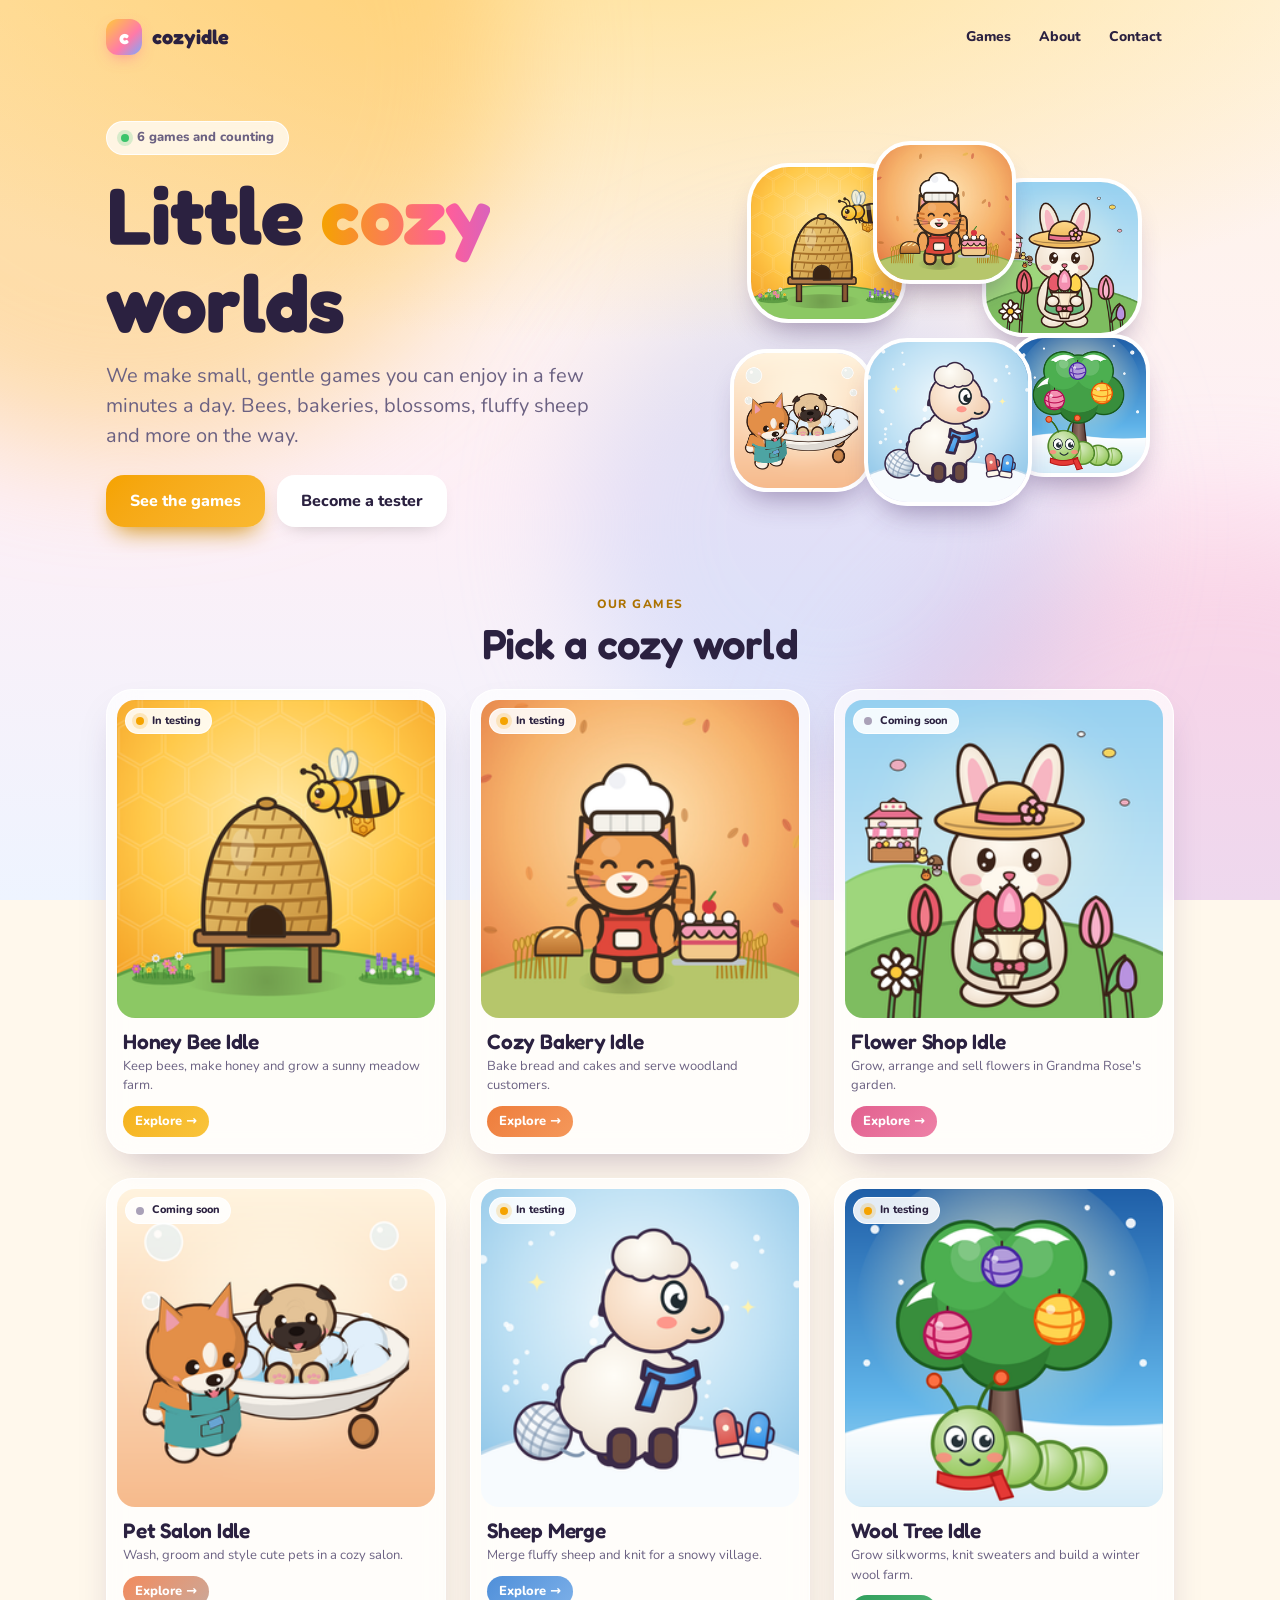
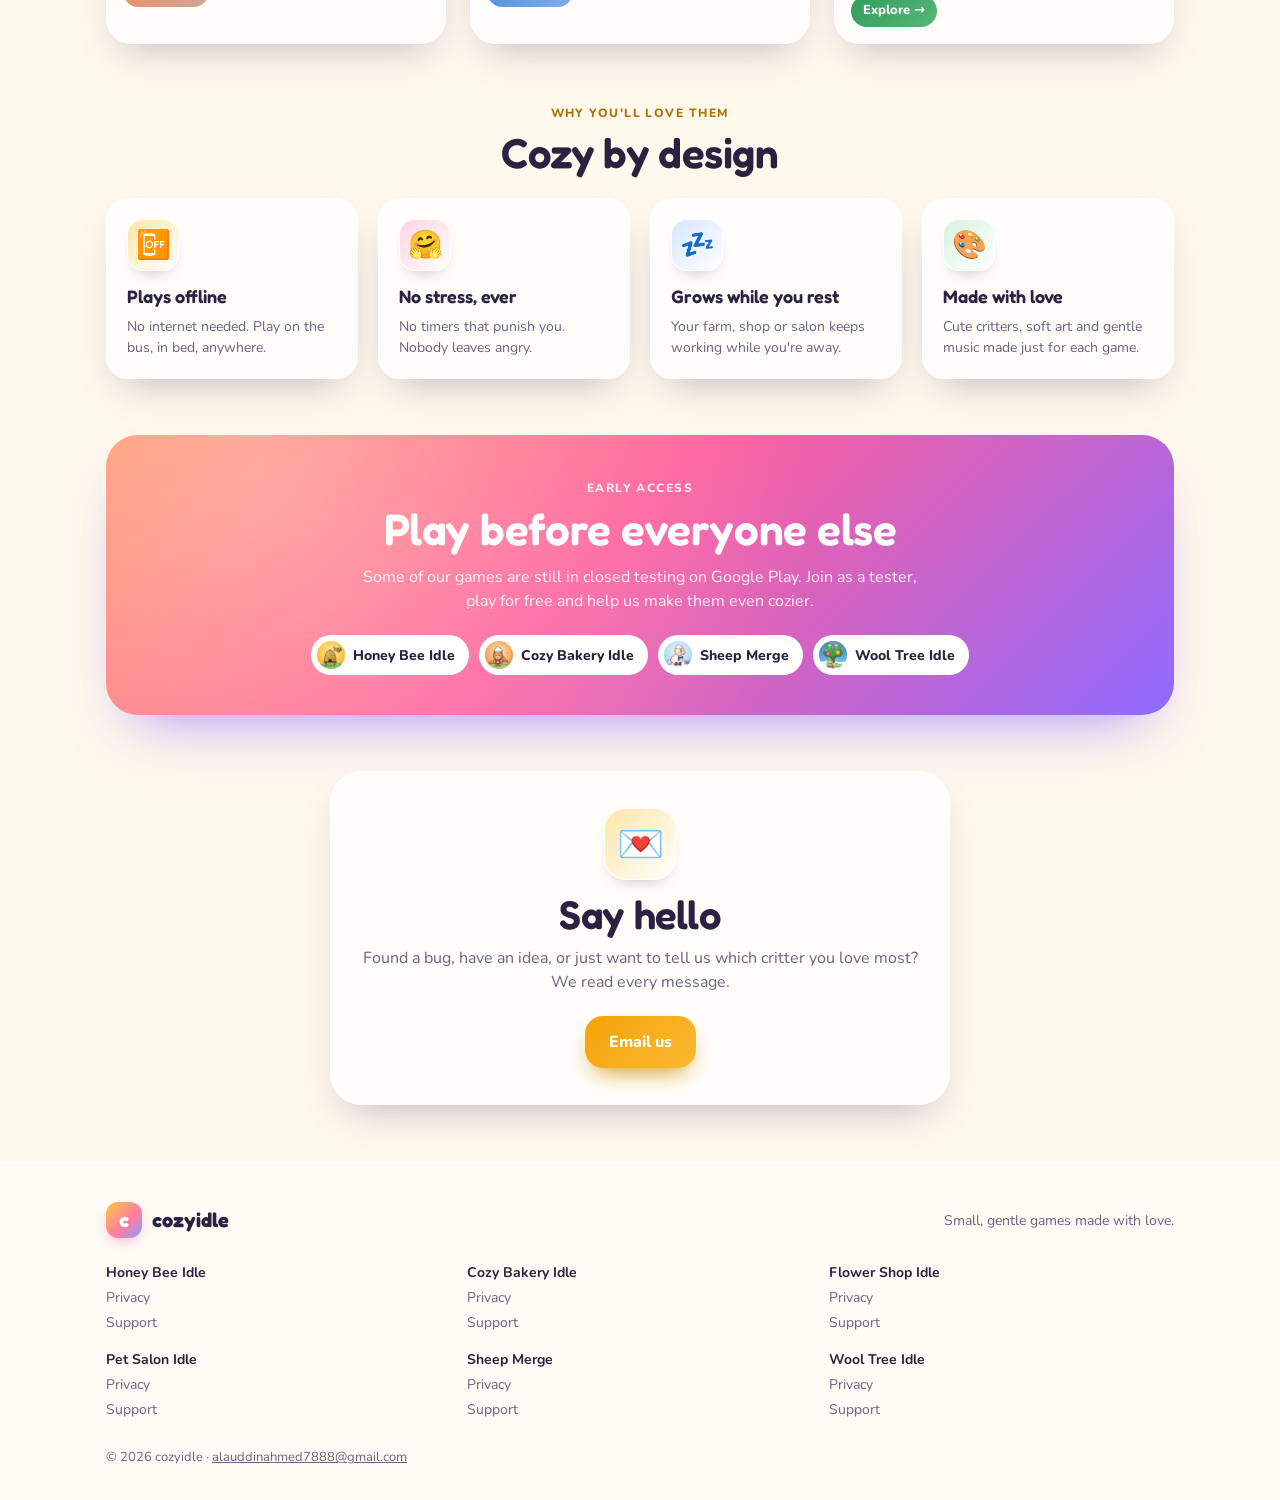
<file: index.html>
<!doctype html>
<html lang="en" class="no-js">
<head>
  <meta charset="utf-8">
  <script>document.documentElement.className = "js";</script>
  <meta name="viewport" content="width=device-width, initial-scale=1, viewport-fit=cover">
  <title>cozyidle: little cozy games</title>
  <meta name="description" content="Small, gentle idle games with cute critters. Bees, bakeries, blossoms, fluffy sheep and more.">
  <meta name="theme-color" content="#FFF6E6">
  <meta property="og:title" content="cozyidle: little cozy games">
  <meta property="og:description" content="Small, gentle idle games with cute critters. Bees, bakeries, blossoms, fluffy sheep and more.">
  <meta property="og:image" content="https://cozyidle.github.io/assets/og.png">
  <meta property="og:url" content="https://cozyidle.github.io/">
  <meta property="og:type" content="website">
  <meta name="twitter:card" content="summary_large_image">
  <link rel="canonical" href="https://cozyidle.github.io/">
  <link rel="icon" href="assets/favicon.png">
  <link rel="preconnect" href="https://fonts.googleapis.com">
  <link rel="preconnect" href="https://fonts.gstatic.com" crossorigin>
  <link href="https://fonts.googleapis.com/css2?family=Fredoka:wght@500;600;700&family=Nunito:wght@500;700;800&display=swap" rel="stylesheet">
  <link rel="stylesheet" href="assets/style.css?v=4d3bac9b">
</head>
<body data-particles='["🐝","🌸","🥐","🫧","❄️","🧶","🍃","✨"]'>
  <div class="sky" aria-hidden="true"><div class="blob b1"></div><div class="blob b2"></div><div class="blob b3"></div></div>
  <div class="particles" aria-hidden="true"></div>
  <div class="wrap">
    <header class="topbar">
      <a class="brand" href="./"><span class="brand-mark">c</span><span>cozyidle</span></a>
      <nav class="nav"><a href="#games">Games</a><a href="#why">About</a><a href="#contact">Contact</a></nav>
    </header>

    <section class="hero home-hero">
      <div class="hero-text">
        <span class="pill"><span class="dot"></span> 6 games and counting</span>
        <h1>Little <span class="rainbow">cozy</span> worlds</h1>
        <p>We make small, gentle games you can enjoy in a few minutes a day. Bees, bakeries, blossoms, fluffy sheep and more on the way.</p>
        <div class="cta-row">
          <a class="btn" href="#games">See the games</a>
          <a class="btn ghost" href="#testers">Become a tester</a>
        </div>
      </div>
      <div class="collage" aria-hidden="true"><img class="ci ci0" src="assets/icons/honeybee.png" alt="Honey Bee Idle" width="256" height="256"><img class="ci ci1" src="assets/icons/bakery.png" alt="Cozy Bakery Idle" width="256" height="256"><img class="ci ci2" src="assets/icons/flower.png" alt="Flower Shop Idle" width="256" height="256"><img class="ci ci3" src="assets/icons/petsalon.png" alt="Pet Salon Idle" width="256" height="256"><img class="ci ci4" src="assets/icons/sheep.png" alt="Sheep Merge" width="256" height="256"><img class="ci ci5" src="assets/icons/wooltree.png" alt="Wool Tree Idle" width="256" height="256"></div>
    </section>

    <section id="games">
      <div class="section-head reveal"><span class="eyebrow">Our games</span><h2>Pick a cozy world</h2></div>
      <div class="grid">
      <a class="game-card reveal" href="honeybee/" style="--c1:#F5B21B;--c2:#FFDF6B;--d:0.00s">
        <div class="art"><img src="assets/icons/honeybee.png" alt="" loading="lazy" width="256" height="256"><span class="badge testing"><span class="dot"></span>In testing</span></div>
        <h3>Honey Bee Idle</h3>
        <p>Keep bees, make honey and grow a sunny meadow farm.</p>
        <span class="go">Explore →</span>
      </a>
      <a class="game-card reveal" href="bakery/" style="--c1:#EE7D3B;--c2:#FFC08A;--d:0.07s">
        <div class="art"><img src="assets/icons/bakery.png" alt="" loading="lazy" width="256" height="256"><span class="badge testing"><span class="dot"></span>In testing</span></div>
        <h3>Cozy Bakery Idle</h3>
        <p>Bake bread and cakes and serve woodland customers.</p>
        <span class="go">Explore →</span>
      </a>
      <a class="game-card reveal" href="flower/" style="--c1:#E2608F;--c2:#FFB3CB;--d:0.14s">
        <div class="art"><img src="assets/icons/flower.png" alt="" loading="lazy" width="256" height="256"><span class="badge soon"><span class="dot"></span>Coming soon</span></div>
        <h3>Flower Shop Idle</h3>
        <p>Grow, arrange and sell flowers in Grandma Rose&#x27;s garden.</p>
        <span class="go">Explore →</span>
      </a>
      <a class="game-card reveal" href="petsalon/" style="--c1:#F28A5B;--c2:#8FD3F4;--d:0.21s">
        <div class="art"><img src="assets/icons/petsalon.png" alt="" loading="lazy" width="256" height="256"><span class="badge soon"><span class="dot"></span>Coming soon</span></div>
        <h3>Pet Salon Idle</h3>
        <p>Wash, groom and style cute pets in a cozy salon.</p>
        <span class="go">Explore →</span>
      </a>
      <a class="game-card reveal" href="sheep/" style="--c1:#4F8FD9;--c2:#BFE0FF;--d:0.28s">
        <div class="art"><img src="assets/icons/sheep.png" alt="" loading="lazy" width="256" height="256"><span class="badge testing"><span class="dot"></span>In testing</span></div>
        <h3>Sheep Merge</h3>
        <p>Merge fluffy sheep and knit for a snowy village.</p>
        <span class="go">Explore →</span>
      </a>
      <a class="game-card reveal" href="wooltree/" style="--c1:#2E9E5B;--c2:#8EDB9F;--d:0.35s">
        <div class="art"><img src="assets/icons/wooltree.png" alt="" loading="lazy" width="256" height="256"><span class="badge testing"><span class="dot"></span>In testing</span></div>
        <h3>Wool Tree Idle</h3>
        <p>Grow silkworms, knit sweaters and build a winter wool farm.</p>
        <span class="go">Explore →</span>
      </a>
      </div>
    </section>

    <section class="why" id="why">
      <div class="section-head reveal"><span class="eyebrow">Why you'll love them</span><h2>Cozy by design</h2></div>
      <div class="why-grid">
        <div class="why-card reveal" style="--d:0s"><span class="why-ic">📴</span><b>Plays offline</b><span>No internet needed. Play on the bus, in bed, anywhere.</span></div>
        <div class="why-card reveal" style="--d:.07s"><span class="why-ic">🤗</span><b>No stress, ever</b><span>No timers that punish you. Nobody leaves angry.</span></div>
        <div class="why-card reveal" style="--d:.14s"><span class="why-ic">💤</span><b>Grows while you rest</b><span>Your farm, shop or salon keeps working while you're away.</span></div>
        <div class="why-card reveal" style="--d:.21s"><span class="why-ic">🎨</span><b>Made with love</b><span>Cute critters, soft art and gentle music made just for each game.</span></div>
      </div>
    </section>

    <section class="band reveal" id="testers">
      <div class="band-inner">
        <span class="eyebrow">Early access</span>
        <h2>Play before everyone else</h2>
        <p>Some of our games are still in closed testing on Google Play. Join as a tester, play for free and help us make them even cozier.</p>
        <div class="chips"><a class="chip" href="honeybee/#test" style="--c1:#F5B21B"><img src="assets/icons/honeybee.png" alt="" width="28" height="28">Honey Bee Idle</a><a class="chip" href="bakery/#test" style="--c1:#EE7D3B"><img src="assets/icons/bakery.png" alt="" width="28" height="28">Cozy Bakery Idle</a><a class="chip" href="sheep/#test" style="--c1:#4F8FD9"><img src="assets/icons/sheep.png" alt="" width="28" height="28">Sheep Merge</a><a class="chip" href="wooltree/#test" style="--c1:#2E9E5B"><img src="assets/icons/wooltree.png" alt="" width="28" height="28">Wool Tree Idle</a></div>
      </div>
    </section>

    <section class="contact reveal" id="contact">
      <span class="why-ic big">💌</span>
      <h2>Say hello</h2>
      <p>Found a bug, have an idea, or just want to tell us which critter you love most? We read every message.</p>
      <a class="btn" href="mailto:alauddinahmed7888@gmail.com">Email us</a>
    </section>
  </div>
  <footer class="footer">
    <div class="wrap">
      <div class="foot-top">
        <a class="brand" href="./"><span class="brand-mark">c</span><span>cozyidle</span></a>
        <p>Small, gentle games made with love.</p>
      </div>
      <div class="foot-links"><div><b>Honey Bee Idle</b><a href="https://alauddinahmed9282.github.io/honey-bee/privacy.html">Privacy</a><a href="https://alauddinahmed9282.github.io/honey-bee/support.html">Support</a></div><div><b>Cozy Bakery Idle</b><a href="https://alauddinahmed9282.github.io/cozy-bakery/privacy.html">Privacy</a><a href="https://alauddinahmed9282.github.io/cozy-bakery/support.html">Support</a></div><div><b>Flower Shop Idle</b><a href="https://alauddinahmed9282.github.io/flower-shop/privacy.html">Privacy</a><a href="https://alauddinahmed9282.github.io/flower-shop/support.html">Support</a></div><div><b>Pet Salon Idle</b><a href="https://alauddinahmed9282.github.io/pet-salon/privacy.html">Privacy</a><a href="https://alauddinahmed9282.github.io/pet-salon/support.html">Support</a></div><div><b>Sheep Merge</b><a href="https://alauddinahmed9282.github.io/sheep-merge/privacy.html">Privacy</a><a href="https://alauddinahmed9282.github.io/sheep-merge/support.html">Support</a></div><div><b>Wool Tree Idle</b><a href="https://alauddinahmed9282.github.io/privacy.html">Privacy</a><a href="https://alauddinahmed9282.github.io/support.html">Support</a></div></div>
      <p class="copy">© 2026 cozyidle · <a href="mailto:alauddinahmed7888@gmail.com">alauddinahmed7888@gmail.com</a></p>
    </div>
  </footer>
  <script src="assets/app.js?v=4d3bac9b"></script>
</body>
</html>
</file>
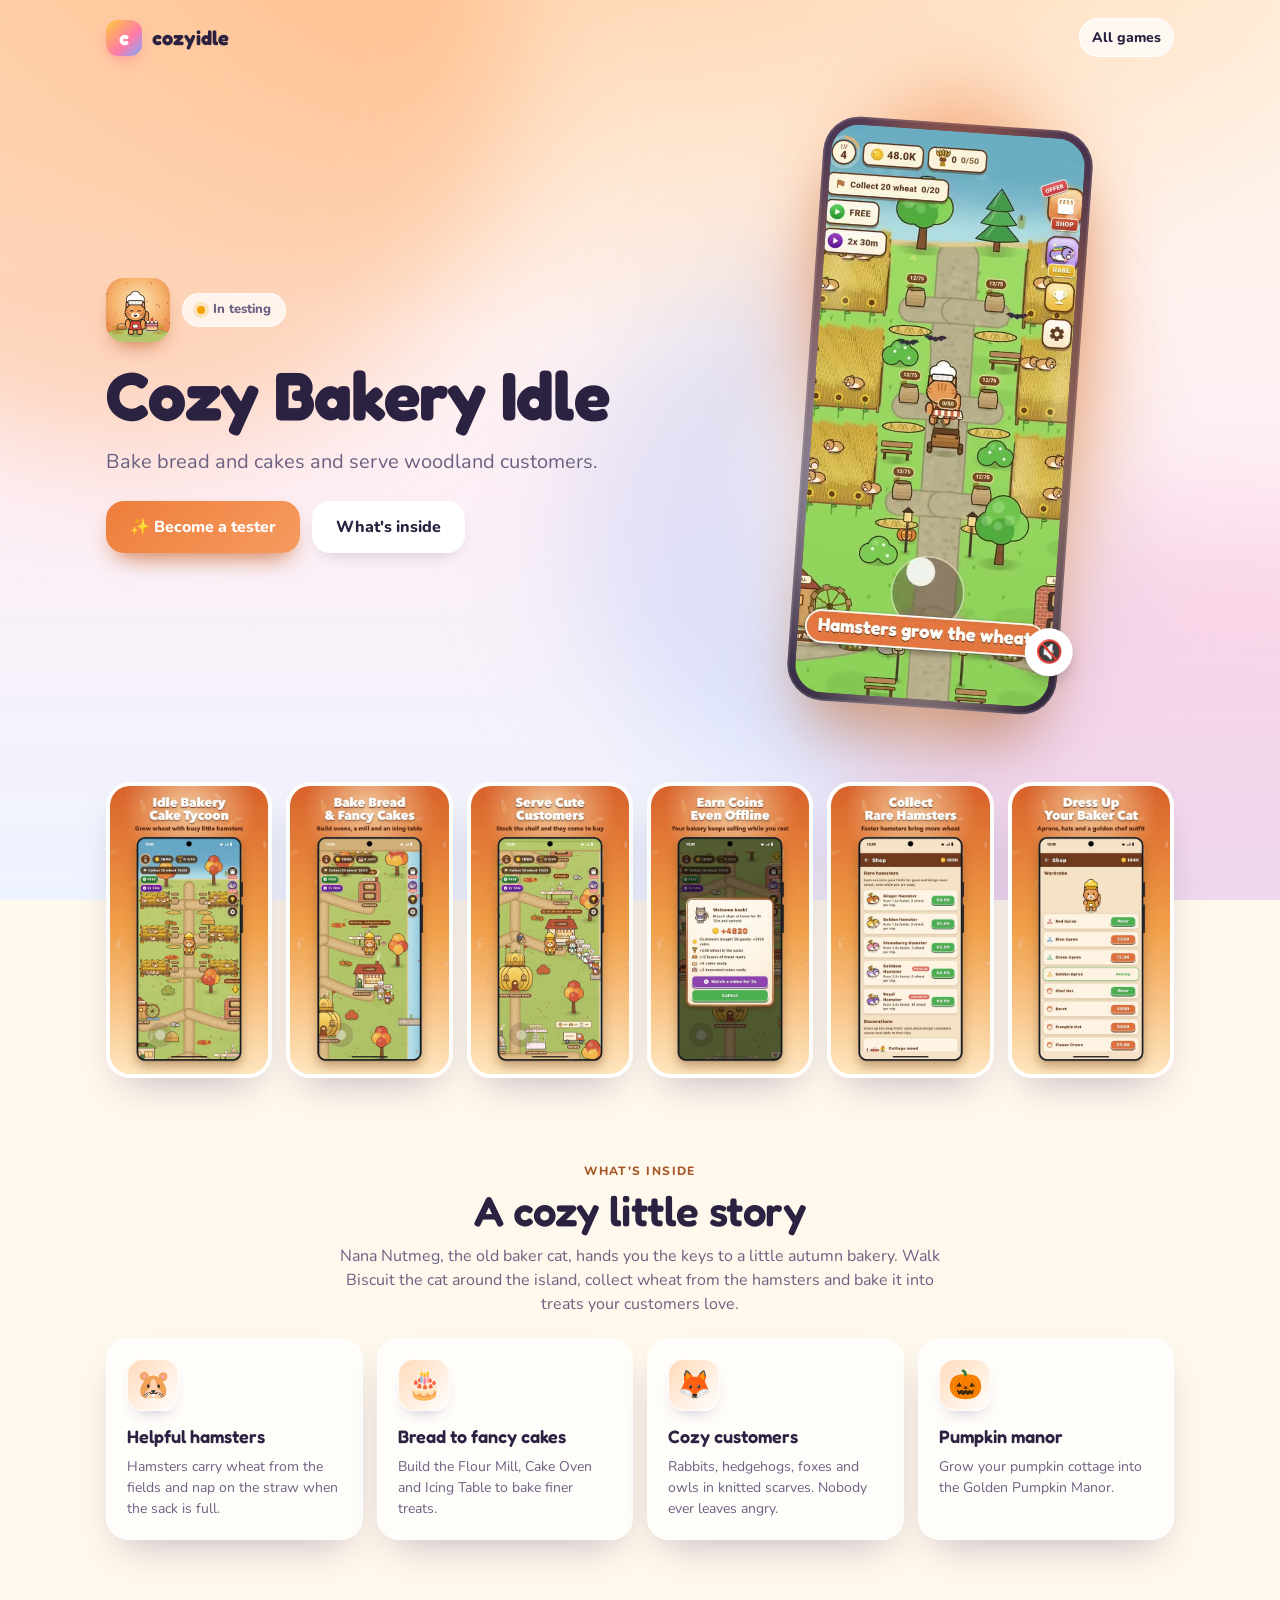
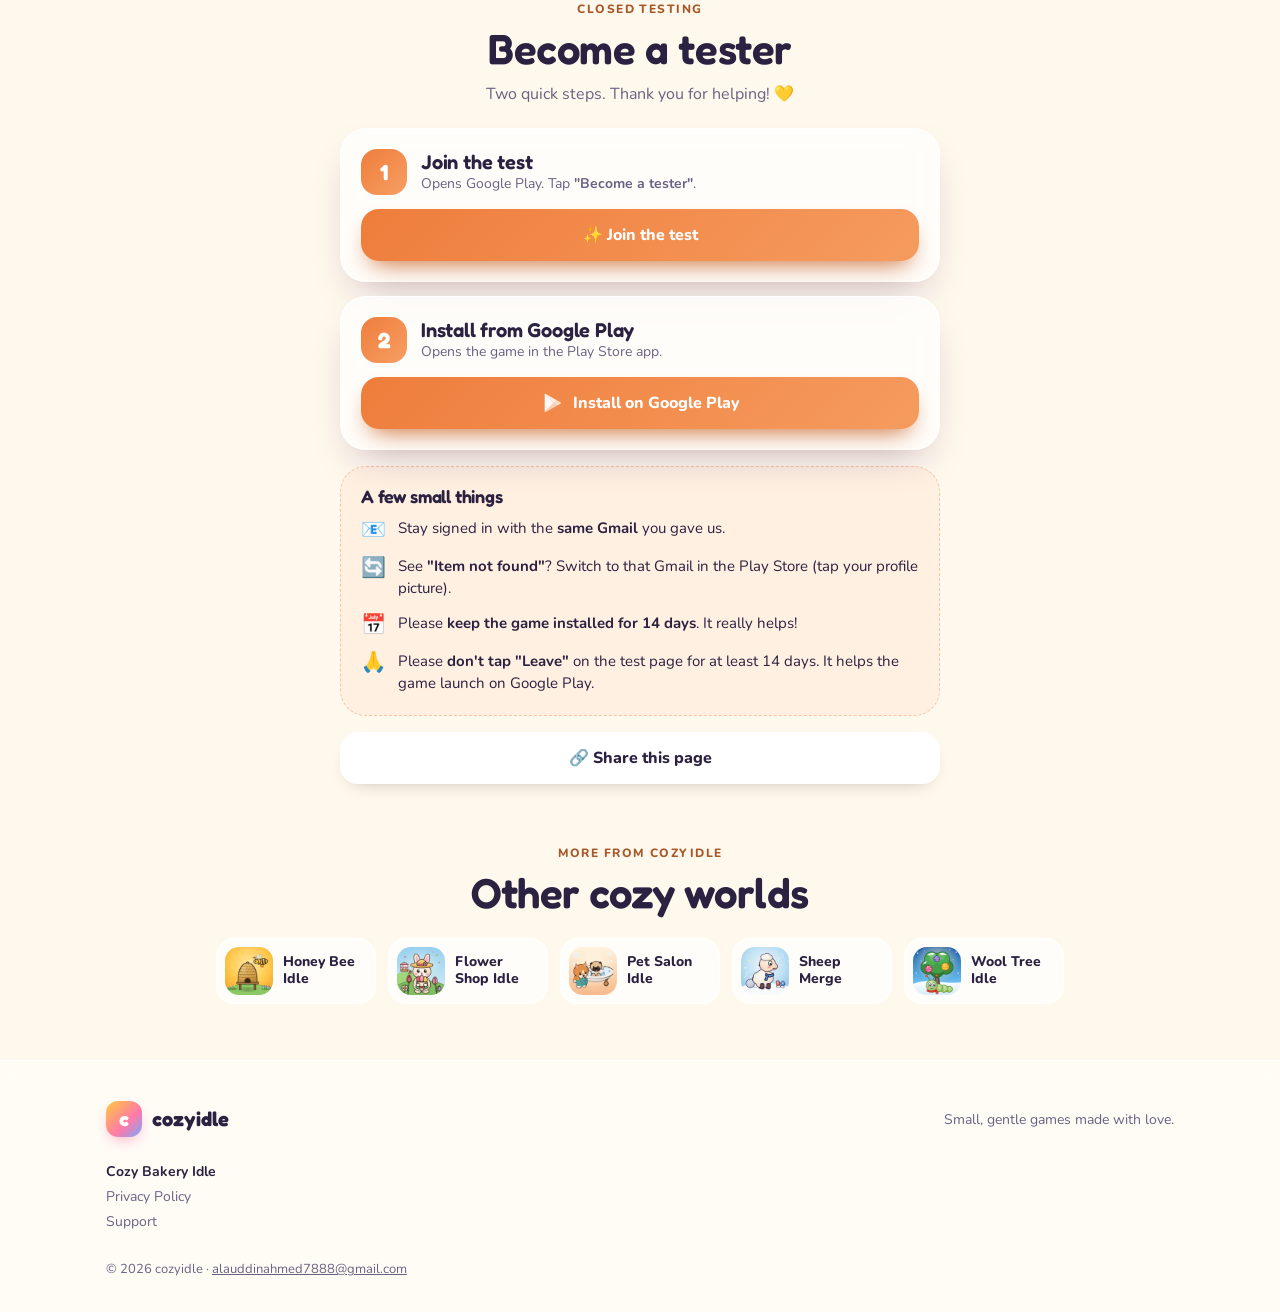
<file: bakery/index.html>
<!doctype html>
<html lang="en" class="no-js">
<head>
  <meta charset="utf-8">
  <script>document.documentElement.className = "js";</script>
  <meta name="viewport" content="width=device-width, initial-scale=1, viewport-fit=cover">
  <title>Cozy Bakery Idle: Cake Tycoon</title>
  <meta name="description" content="Bake bread and cakes and serve woodland customers. Join the closed test on Google Play.">
  <meta name="theme-color" content="#EE7D3B">
  <meta property="og:title" content="Cozy Bakery Idle: Cake Tycoon">
  <meta property="og:description" content="Bake bread and cakes and serve woodland customers. Join the closed test on Google Play.">
  <meta property="og:image" content="https://cozyidle.github.io/assets/icons/bakery.png">
  <meta property="og:url" content="https://cozyidle.github.io/bakery/">
  <meta property="og:type" content="website">
  <meta name="twitter:card" content="summary_large_image">
  <link rel="canonical" href="https://cozyidle.github.io/bakery/">
  <link rel="icon" href="../assets/favicon.png">
  <link rel="preconnect" href="https://fonts.googleapis.com">
  <link rel="preconnect" href="https://fonts.gstatic.com" crossorigin>
  <link href="https://fonts.googleapis.com/css2?family=Fredoka:wght@500;600;700&family=Nunito:wght@500;700;800&display=swap" rel="stylesheet">
  <link rel="stylesheet" href="../assets/style.css?v=4d3bac9b">
  <style>:root { --c1: #EE7D3B; --c2: #FFC08A; }</style>
</head>
<body data-game="bakery" data-status="testing" data-particles='["🥐", "🍰", "🍂"]'>
  <div class="sky" aria-hidden="true"><div class="blob b1"></div><div class="blob b2"></div><div class="blob b3"></div></div>
  <div class="particles" aria-hidden="true"></div>
  <div class="wrap">
    <header class="topbar">
      <a class="brand" href="../"><span class="brand-mark">c</span><span>cozyidle</span></a>
      <nav class="nav"><a href="../#games">All games</a></nav>
    </header>

    <div class="inapp" id="inapp">
      <b>Open this page in Chrome</b>
      <p>Google Play sign-in doesn't work inside Messenger or Facebook.</p>
      <a class="btn light" id="chrome" href="#"><svg viewBox="0 0 24 24" aria-hidden="true"><circle cx="12" cy="12" r="10" fill="#DB4437"/><path d="M20.66 7A10 10 0 0 1 12 22l4.33-7.5A5 5 0 0 0 16.33 9.5 5 5 0 0 0 12 7z" fill="#FFCD40"/><path d="M12 22A10 10 0 0 1 3.34 7l4.33 7.5A5 5 0 0 0 12 17z" fill="#0F9D58"/><circle cx="12" cy="12" r="4.2" fill="#fff"/><circle cx="12" cy="12" r="3.3" fill="#4285F4"/></svg> Open in Chrome</a>
      <div class="ios-hint">Tap <b>•••</b> at the top, then <b>Open in browser</b>.</div>
    </div>
    <section class="hero game-hero">
      <div class="hero-text">
        <div class="title-row"><img class="app-icon" src="../assets/icons/bakery.png" alt="" width="256" height="256"><span class="badge testing"><span class="dot"></span>In testing</span></div>
        <h1>Cozy Bakery Idle</h1>
        <p>Bake bread and cakes and serve woodland customers.</p>
        <div class="cta-row"><a class="btn" href="#test">✨ Become a tester</a><a class="btn ghost" href="#about">What's inside</a></div>
      </div>
      <div class="hero-visual"><div class="phone has-video"><video src="../assets/video/bakery.mp4" poster="../assets/video/bakery.jpg" autoplay loop playsinline preload="auto" aria-label="Cozy Bakery Idle gameplay video"></video><button class="sound" type="button" aria-label="Turn sound off">🔊</button></div></div>
    </section>

    <section class="gallery reveal" aria-label="Screenshots">
      <button class="arrow prev" type="button" aria-label="Previous screenshots">‹</button>
      <div class="shots" style="--n:6"><img src="../assets/shots/bakery-1.jpg" data-big="../assets/shots/bakery-1@2.jpg" alt="Cozy Bakery Idle screenshot 1" loading="lazy" width="432" height="768"><img src="../assets/shots/bakery-2.jpg" data-big="../assets/shots/bakery-2@2.jpg" alt="Cozy Bakery Idle screenshot 2" loading="lazy" width="432" height="768"><img src="../assets/shots/bakery-3.jpg" data-big="../assets/shots/bakery-3@2.jpg" alt="Cozy Bakery Idle screenshot 3" loading="lazy" width="432" height="768"><img src="../assets/shots/bakery-4.jpg" data-big="../assets/shots/bakery-4@2.jpg" alt="Cozy Bakery Idle screenshot 4" loading="lazy" width="432" height="768"><img src="../assets/shots/bakery-5.jpg" data-big="../assets/shots/bakery-5@2.jpg" alt="Cozy Bakery Idle screenshot 5" loading="lazy" width="432" height="768"><img src="../assets/shots/bakery-6.jpg" data-big="../assets/shots/bakery-6@2.jpg" alt="Cozy Bakery Idle screenshot 6" loading="lazy" width="432" height="768"></div>
      <button class="arrow next" type="button" aria-label="Next screenshots">›</button>
    </section>
    <section class="about" id="about">
      <div class="section-head reveal"><span class="eyebrow">What's inside</span><h2>A cozy little story</h2><p>Nana Nutmeg, the old baker cat, hands you the keys to a little autumn bakery. Walk Biscuit the cat around the island, collect wheat from the hamsters and bake it into treats your customers love.</p></div>
      <div class="feats"><div class="feat reveal" style="--d:0.00s"><span class="feat-ic">🐹</span><b>Helpful hamsters</b><span>Hamsters carry wheat from the fields and nap on the straw when the sack is full.</span></div><div class="feat reveal" style="--d:0.07s"><span class="feat-ic">🎂</span><b>Bread to fancy cakes</b><span>Build the Flour Mill, Cake Oven and Icing Table to bake finer treats.</span></div><div class="feat reveal" style="--d:0.14s"><span class="feat-ic">🦊</span><b>Cozy customers</b><span>Rabbits, hedgehogs, foxes and owls in knitted scarves. Nobody ever leaves angry.</span></div><div class="feat reveal" style="--d:0.21s"><span class="feat-ic">🎃</span><b>Pumpkin manor</b><span>Grow your pumpkin cottage into the Golden Pumpkin Manor.</span></div></div>
    </section>

    <section class="tester" id="test">
      <div class="section-head reveal"><span class="eyebrow">Closed testing</span><h2>Become a tester</h2><p>Two quick steps. Thank you for helping! 💛</p></div>
      <div class="steps">
        <div class="step reveal" id="step-optin">
          <div class="step-head">
            <span class="num"><span>1</span></span>
            <div><h3>Join the test</h3><div class="sub">Opens Google Play. Tap <b>"Become a tester"</b>.</div></div>
          </div>
          <a class="btn" id="optin" href="https://play.google.com/apps/testing/com.alauddin.cozybakeryidle" target="_blank" rel="noopener">✨ Join the test</a>
        </div>
        <div class="step reveal" id="step-install">
          <div class="step-head">
            <span class="num"><span>2</span></span>
            <div><h3>Install from Google Play</h3><div class="sub">Opens the game in the Play Store app.</div></div>
          </div>
          <a class="btn" id="install" href="https://play.google.com/store/apps/details?id=com.alauddin.cozybakeryidle" target="_blank" rel="noopener"><svg viewBox="0 0 24 24" aria-hidden="true"><path d="M4 2.5v19l10-9.5z" fill="#fff" opacity=".95"/><path d="M14 12l3.2 3.1L21 13c.9-.5.9-1.5 0-2l-3.8-2.1z" fill="#fff" opacity=".7"/><path d="M4 2.5L14 12l3.2-3.1L5.4 2.2c-.5-.3-1-.2-1.4.3z" fill="#fff" opacity=".85"/><path d="M4 21.5c.4.5.9.6 1.4.3l11.8-6.7L14 12z" fill="#fff" opacity=".6"/></svg> Install on Google Play</a>
        </div>
      </div>
      <div class="notes reveal">
        <h3>A few small things</h3>
        <ul>
          <li><span class="ic">📧</span><span>Stay signed in with the <b>same Gmail</b> you gave us.</span></li>
          <li><span class="ic">🔄</span><span>See <b>"Item not found"</b>? Switch to that Gmail in the Play Store (tap your profile picture).</span></li>
          <li><span class="ic">📅</span><span>Please <b>keep the game installed for 14 days</b>. It really helps!</span></li>
          <li><span class="ic">🙏</span><span>Please <b>don't tap "Leave"</b> on the test page for at least 14 days. It helps the game launch on Google Play.</span></li>
        </ul>
      </div>
      <button class="btn ghost" id="share" type="button">🔗 Share this page</button>
    </section>
    <section class="more">
      <div class="section-head reveal"><span class="eyebrow">More from cozyidle</span><h2>Other cozy worlds</h2></div>
      <div class="minis"><a class="mini" href="../honeybee/" style="--c1:#F5B21B"><img src="../assets/icons/honeybee.png" alt="" loading="lazy" width="256" height="256"><span>Honey Bee Idle</span></a><a class="mini" href="../flower/" style="--c1:#E2608F"><img src="../assets/icons/flower.png" alt="" loading="lazy" width="256" height="256"><span>Flower Shop Idle</span></a><a class="mini" href="../petsalon/" style="--c1:#F28A5B"><img src="../assets/icons/petsalon.png" alt="" loading="lazy" width="256" height="256"><span>Pet Salon Idle</span></a><a class="mini" href="../sheep/" style="--c1:#4F8FD9"><img src="../assets/icons/sheep.png" alt="" loading="lazy" width="256" height="256"><span>Sheep Merge</span></a><a class="mini" href="../wooltree/" style="--c1:#2E9E5B"><img src="../assets/icons/wooltree.png" alt="" loading="lazy" width="256" height="256"><span>Wool Tree Idle</span></a></div>
    </section>
  </div>
  <footer class="footer">
    <div class="wrap">
      <div class="foot-top">
        <a class="brand" href="../"><span class="brand-mark">c</span><span>cozyidle</span></a>
        <p>Small, gentle games made with love.</p>
      </div>
      <div class="foot-links one"><div><b>Cozy Bakery Idle</b><a href="https://alauddinahmed9282.github.io/cozy-bakery/privacy.html">Privacy Policy</a><a href="https://alauddinahmed9282.github.io/cozy-bakery/support.html">Support</a></div></div>
      <p class="copy">© 2026 cozyidle · <a href="mailto:alauddinahmed7888@gmail.com">alauddinahmed7888@gmail.com</a></p>
    </div>
  </footer>
  <script src="../assets/app.js?v=4d3bac9b"></script>
</body>
</html>
</file>
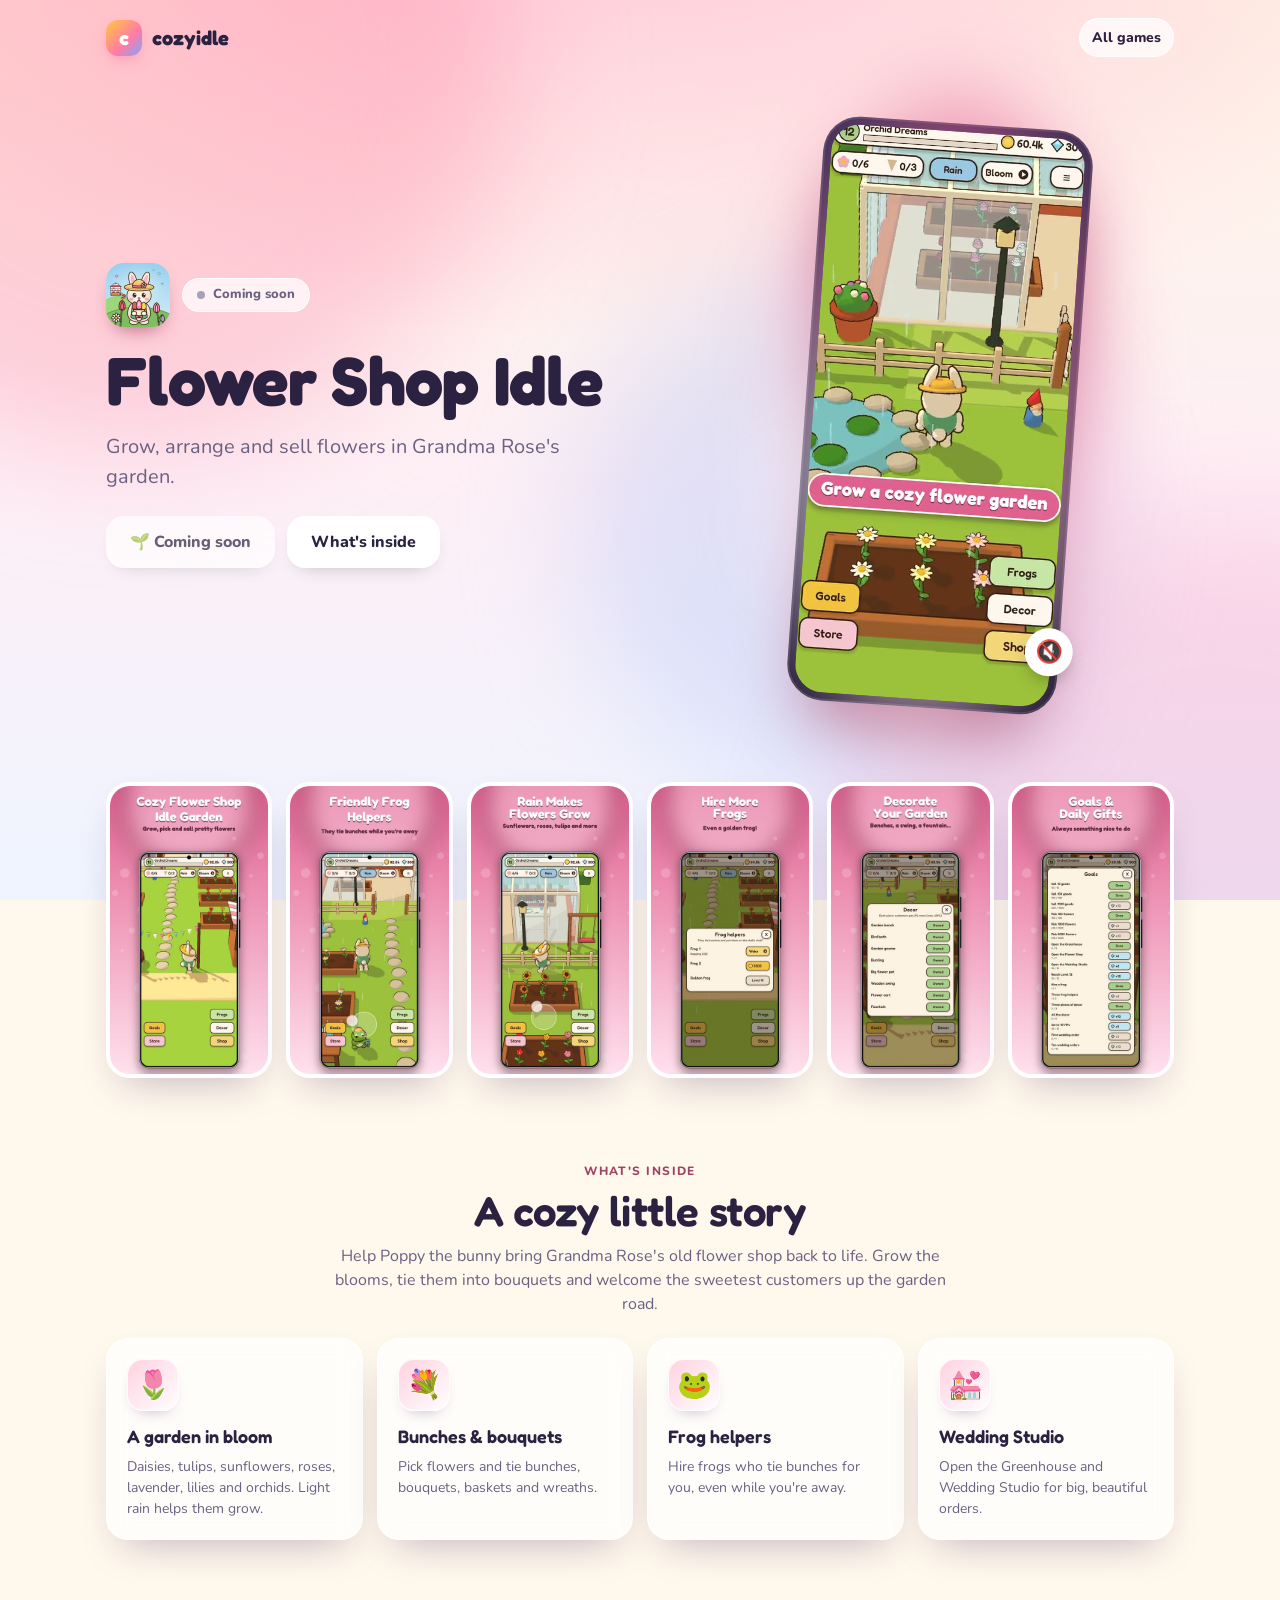
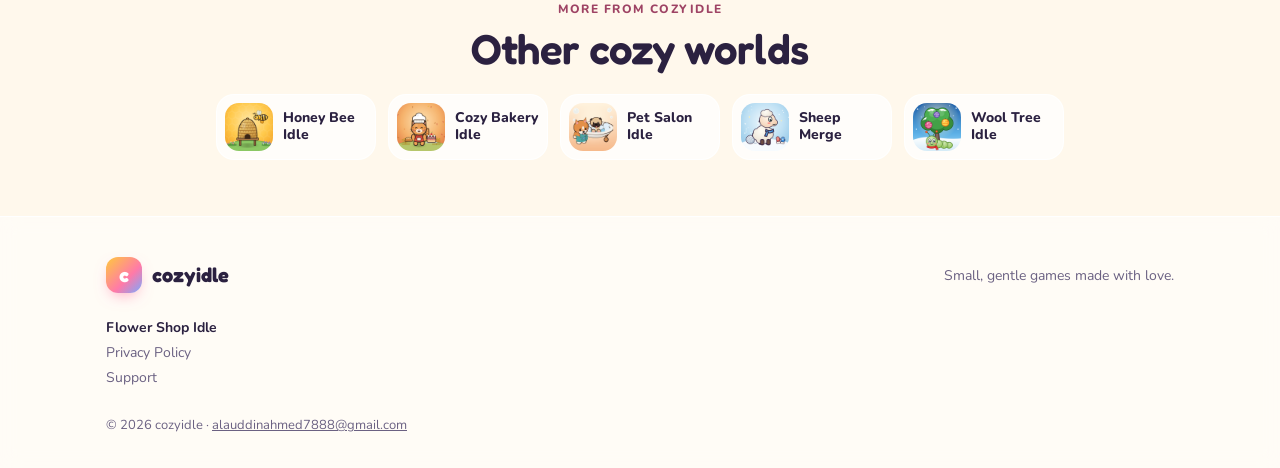
<file: flower/index.html>
<!doctype html>
<html lang="en" class="no-js">
<head>
  <meta charset="utf-8">
  <script>document.documentElement.className = "js";</script>
  <meta name="viewport" content="width=device-width, initial-scale=1, viewport-fit=cover">
  <title>Flower Shop Idle: Cozy Bloom</title>
  <meta name="description" content="Grow, arrange and sell flowers in Grandma Rose&#x27;s garden.">
  <meta name="theme-color" content="#E2608F">
  <meta property="og:title" content="Flower Shop Idle: Cozy Bloom">
  <meta property="og:description" content="Grow, arrange and sell flowers in Grandma Rose&#x27;s garden.">
  <meta property="og:image" content="https://cozyidle.github.io/assets/icons/flower.png">
  <meta property="og:url" content="https://cozyidle.github.io/flower/">
  <meta property="og:type" content="website">
  <meta name="twitter:card" content="summary_large_image">
  <link rel="canonical" href="https://cozyidle.github.io/flower/">
  <link rel="icon" href="../assets/favicon.png">
  <link rel="preconnect" href="https://fonts.googleapis.com">
  <link rel="preconnect" href="https://fonts.gstatic.com" crossorigin>
  <link href="https://fonts.googleapis.com/css2?family=Fredoka:wght@500;600;700&family=Nunito:wght@500;700;800&display=swap" rel="stylesheet">
  <link rel="stylesheet" href="../assets/style.css?v=4d3bac9b">
  <style>:root { --c1: #E2608F; --c2: #FFB3CB; }</style>
</head>
<body data-game="flower" data-status="soon" data-particles='["🌷", "🌸", "🌼"]'>
  <div class="sky" aria-hidden="true"><div class="blob b1"></div><div class="blob b2"></div><div class="blob b3"></div></div>
  <div class="particles" aria-hidden="true"></div>
  <div class="wrap">
    <header class="topbar">
      <a class="brand" href="../"><span class="brand-mark">c</span><span>cozyidle</span></a>
      <nav class="nav"><a href="../#games">All games</a></nav>
    </header>

    <section class="hero game-hero">
      <div class="hero-text">
        <div class="title-row"><img class="app-icon" src="../assets/icons/flower.png" alt="" width="256" height="256"><span class="badge soon"><span class="dot"></span>Coming soon</span></div>
        <h1>Flower Shop Idle</h1>
        <p>Grow, arrange and sell flowers in Grandma Rose&#x27;s garden.</p>
        <div class="cta-row"><span class="btn ghost disabled">🌱 Coming soon</span><a class="btn ghost" href="#about">What's inside</a></div>
      </div>
      <div class="hero-visual"><div class="phone has-video"><video src="../assets/video/flower.mp4" poster="../assets/video/flower.jpg" autoplay loop playsinline preload="auto" aria-label="Flower Shop Idle gameplay video"></video><button class="sound" type="button" aria-label="Turn sound off">🔊</button></div></div>
    </section>

    <section class="gallery reveal" aria-label="Screenshots">
      <button class="arrow prev" type="button" aria-label="Previous screenshots">‹</button>
      <div class="shots" style="--n:6"><img src="../assets/shots/flower-1.jpg" data-big="../assets/shots/flower-1@2.jpg" alt="Flower Shop Idle screenshot 1" loading="lazy" width="432" height="768"><img src="../assets/shots/flower-2.jpg" data-big="../assets/shots/flower-2@2.jpg" alt="Flower Shop Idle screenshot 2" loading="lazy" width="432" height="768"><img src="../assets/shots/flower-3.jpg" data-big="../assets/shots/flower-3@2.jpg" alt="Flower Shop Idle screenshot 3" loading="lazy" width="432" height="768"><img src="../assets/shots/flower-4.jpg" data-big="../assets/shots/flower-4@2.jpg" alt="Flower Shop Idle screenshot 4" loading="lazy" width="432" height="768"><img src="../assets/shots/flower-5.jpg" data-big="../assets/shots/flower-5@2.jpg" alt="Flower Shop Idle screenshot 5" loading="lazy" width="432" height="768"><img src="../assets/shots/flower-6.jpg" data-big="../assets/shots/flower-6@2.jpg" alt="Flower Shop Idle screenshot 6" loading="lazy" width="432" height="768"></div>
      <button class="arrow next" type="button" aria-label="Next screenshots">›</button>
    </section>
    <section class="about" id="about">
      <div class="section-head reveal"><span class="eyebrow">What's inside</span><h2>A cozy little story</h2><p>Help Poppy the bunny bring Grandma Rose&#x27;s old flower shop back to life. Grow the blooms, tie them into bouquets and welcome the sweetest customers up the garden road.</p></div>
      <div class="feats"><div class="feat reveal" style="--d:0.00s"><span class="feat-ic">🌷</span><b>A garden in bloom</b><span>Daisies, tulips, sunflowers, roses, lavender, lilies and orchids. Light rain helps them grow.</span></div><div class="feat reveal" style="--d:0.07s"><span class="feat-ic">💐</span><b>Bunches &amp; bouquets</b><span>Pick flowers and tie bunches, bouquets, baskets and wreaths.</span></div><div class="feat reveal" style="--d:0.14s"><span class="feat-ic">🐸</span><b>Frog helpers</b><span>Hire frogs who tie bunches for you, even while you&#x27;re away.</span></div><div class="feat reveal" style="--d:0.21s"><span class="feat-ic">💒</span><b>Wedding Studio</b><span>Open the Greenhouse and Wedding Studio for big, beautiful orders.</span></div></div>
    </section>

    <section class="more">
      <div class="section-head reveal"><span class="eyebrow">More from cozyidle</span><h2>Other cozy worlds</h2></div>
      <div class="minis"><a class="mini" href="../honeybee/" style="--c1:#F5B21B"><img src="../assets/icons/honeybee.png" alt="" loading="lazy" width="256" height="256"><span>Honey Bee Idle</span></a><a class="mini" href="../bakery/" style="--c1:#EE7D3B"><img src="../assets/icons/bakery.png" alt="" loading="lazy" width="256" height="256"><span>Cozy Bakery Idle</span></a><a class="mini" href="../petsalon/" style="--c1:#F28A5B"><img src="../assets/icons/petsalon.png" alt="" loading="lazy" width="256" height="256"><span>Pet Salon Idle</span></a><a class="mini" href="../sheep/" style="--c1:#4F8FD9"><img src="../assets/icons/sheep.png" alt="" loading="lazy" width="256" height="256"><span>Sheep Merge</span></a><a class="mini" href="../wooltree/" style="--c1:#2E9E5B"><img src="../assets/icons/wooltree.png" alt="" loading="lazy" width="256" height="256"><span>Wool Tree Idle</span></a></div>
    </section>
  </div>
  <footer class="footer">
    <div class="wrap">
      <div class="foot-top">
        <a class="brand" href="../"><span class="brand-mark">c</span><span>cozyidle</span></a>
        <p>Small, gentle games made with love.</p>
      </div>
      <div class="foot-links one"><div><b>Flower Shop Idle</b><a href="https://alauddinahmed9282.github.io/flower-shop/privacy.html">Privacy Policy</a><a href="https://alauddinahmed9282.github.io/flower-shop/support.html">Support</a></div></div>
      <p class="copy">© 2026 cozyidle · <a href="mailto:alauddinahmed7888@gmail.com">alauddinahmed7888@gmail.com</a></p>
    </div>
  </footer>
  <script src="../assets/app.js?v=4d3bac9b"></script>
</body>
</html>
</file>
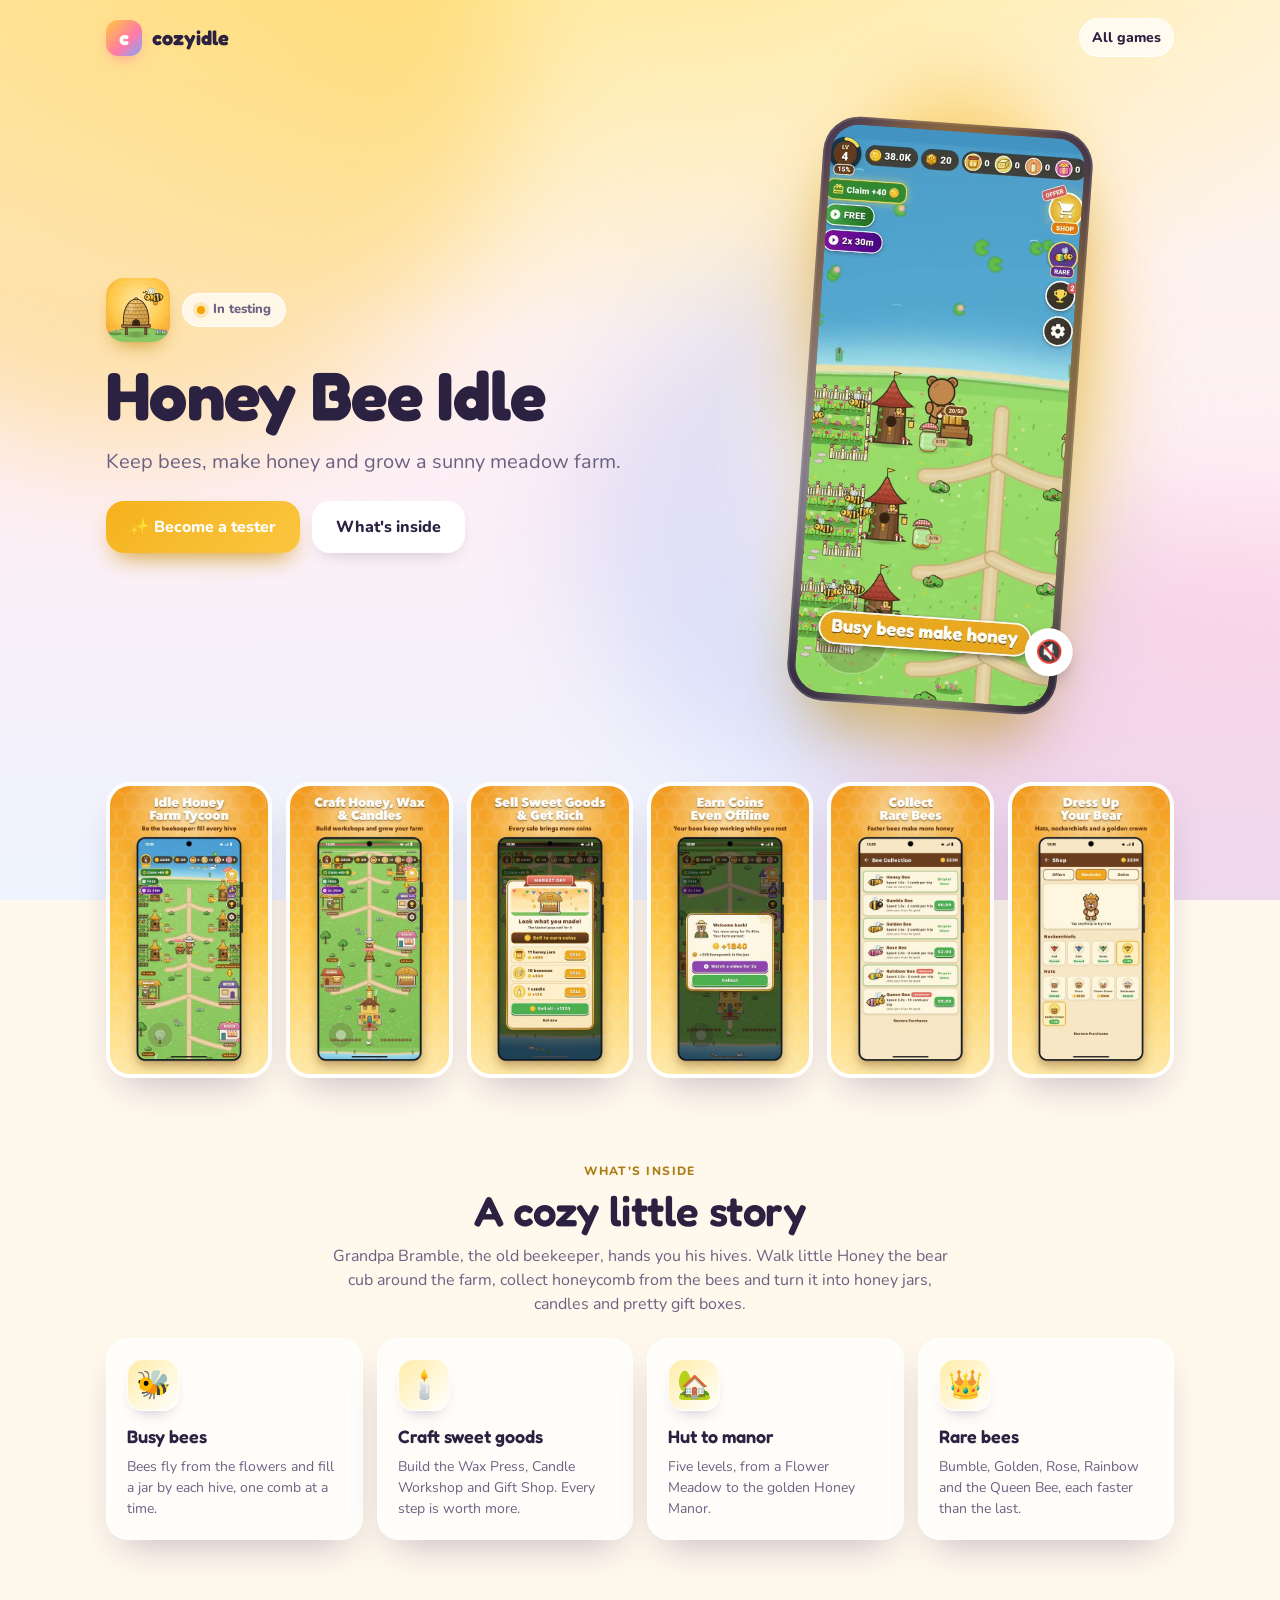
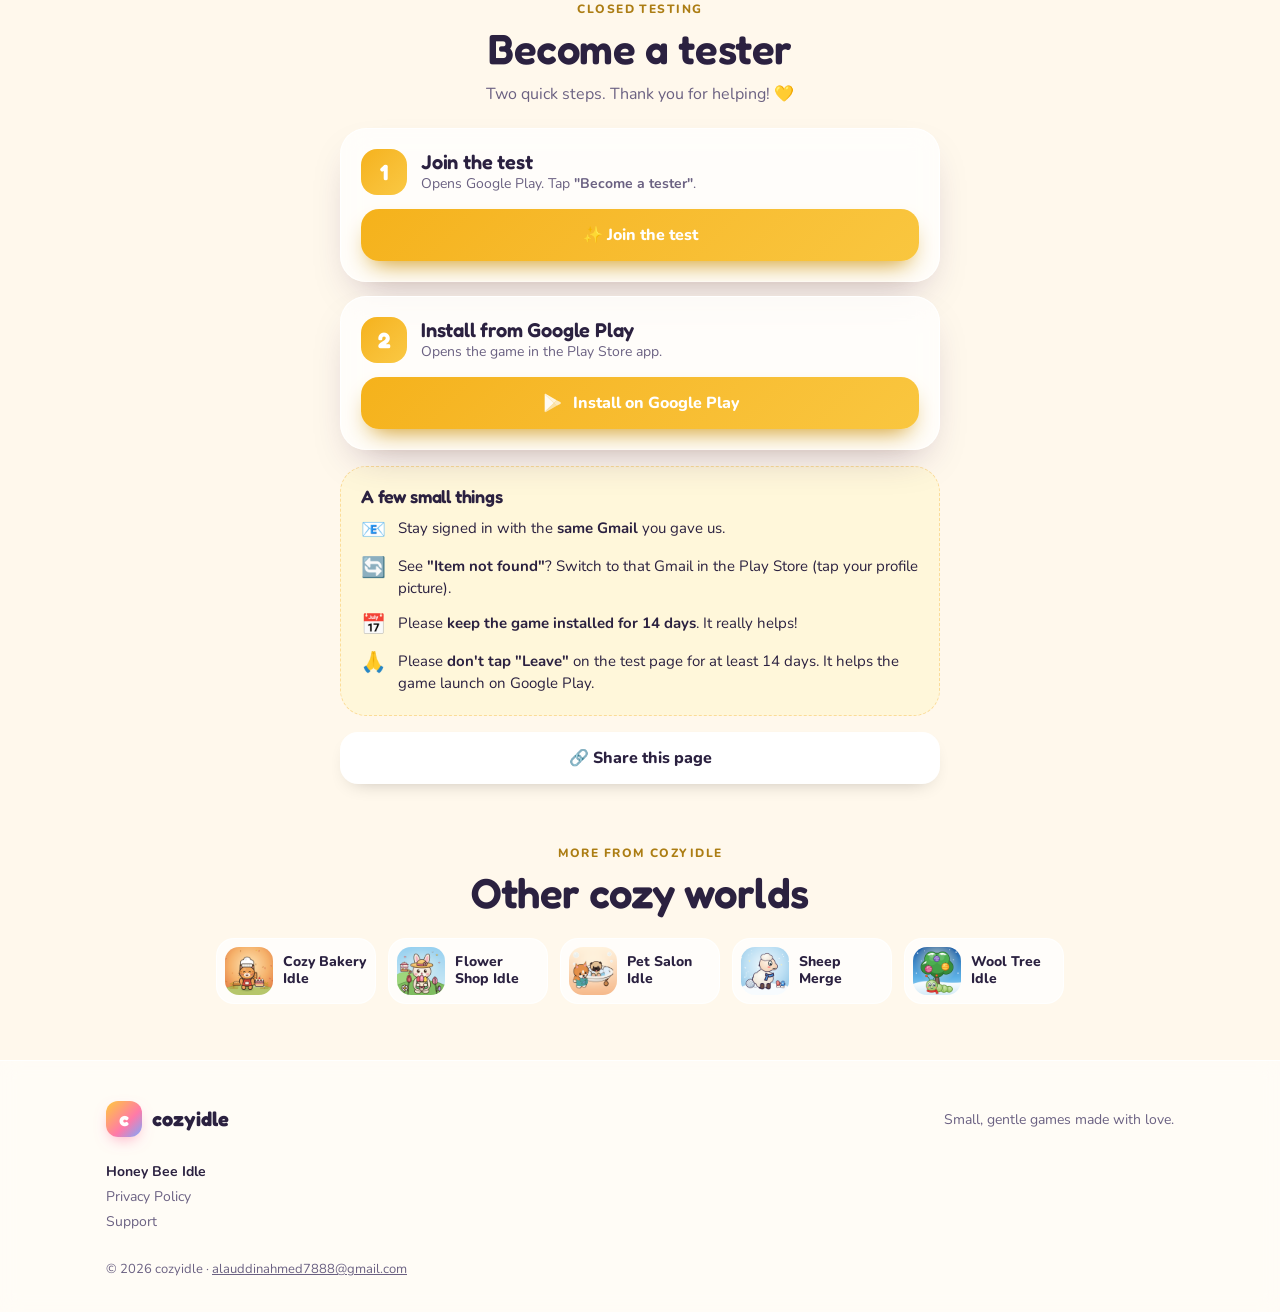
<file: honeybee/index.html>
<!doctype html>
<html lang="en" class="no-js">
<head>
  <meta charset="utf-8">
  <script>document.documentElement.className = "js";</script>
  <meta name="viewport" content="width=device-width, initial-scale=1, viewport-fit=cover">
  <title>Honey Bee Idle: Sweet Tycoon</title>
  <meta name="description" content="Keep bees, make honey and grow a sunny meadow farm. Join the closed test on Google Play.">
  <meta name="theme-color" content="#F5B21B">
  <meta property="og:title" content="Honey Bee Idle: Sweet Tycoon">
  <meta property="og:description" content="Keep bees, make honey and grow a sunny meadow farm. Join the closed test on Google Play.">
  <meta property="og:image" content="https://cozyidle.github.io/assets/icons/honeybee.png">
  <meta property="og:url" content="https://cozyidle.github.io/honeybee/">
  <meta property="og:type" content="website">
  <meta name="twitter:card" content="summary_large_image">
  <link rel="canonical" href="https://cozyidle.github.io/honeybee/">
  <link rel="icon" href="../assets/favicon.png">
  <link rel="preconnect" href="https://fonts.googleapis.com">
  <link rel="preconnect" href="https://fonts.gstatic.com" crossorigin>
  <link href="https://fonts.googleapis.com/css2?family=Fredoka:wght@500;600;700&family=Nunito:wght@500;700;800&display=swap" rel="stylesheet">
  <link rel="stylesheet" href="../assets/style.css?v=4d3bac9b">
  <style>:root { --c1: #F5B21B; --c2: #FFDF6B; }</style>
</head>
<body data-game="honeybee" data-status="testing" data-particles='["🐝", "🌼", "🍯"]'>
  <div class="sky" aria-hidden="true"><div class="blob b1"></div><div class="blob b2"></div><div class="blob b3"></div></div>
  <div class="particles" aria-hidden="true"></div>
  <div class="wrap">
    <header class="topbar">
      <a class="brand" href="../"><span class="brand-mark">c</span><span>cozyidle</span></a>
      <nav class="nav"><a href="../#games">All games</a></nav>
    </header>

    <div class="inapp" id="inapp">
      <b>Open this page in Chrome</b>
      <p>Google Play sign-in doesn't work inside Messenger or Facebook.</p>
      <a class="btn light" id="chrome" href="#"><svg viewBox="0 0 24 24" aria-hidden="true"><circle cx="12" cy="12" r="10" fill="#DB4437"/><path d="M20.66 7A10 10 0 0 1 12 22l4.33-7.5A5 5 0 0 0 16.33 9.5 5 5 0 0 0 12 7z" fill="#FFCD40"/><path d="M12 22A10 10 0 0 1 3.34 7l4.33 7.5A5 5 0 0 0 12 17z" fill="#0F9D58"/><circle cx="12" cy="12" r="4.2" fill="#fff"/><circle cx="12" cy="12" r="3.3" fill="#4285F4"/></svg> Open in Chrome</a>
      <div class="ios-hint">Tap <b>•••</b> at the top, then <b>Open in browser</b>.</div>
    </div>
    <section class="hero game-hero">
      <div class="hero-text">
        <div class="title-row"><img class="app-icon" src="../assets/icons/honeybee.png" alt="" width="256" height="256"><span class="badge testing"><span class="dot"></span>In testing</span></div>
        <h1>Honey Bee Idle</h1>
        <p>Keep bees, make honey and grow a sunny meadow farm.</p>
        <div class="cta-row"><a class="btn" href="#test">✨ Become a tester</a><a class="btn ghost" href="#about">What's inside</a></div>
      </div>
      <div class="hero-visual"><div class="phone has-video"><video src="../assets/video/honeybee.mp4" poster="../assets/video/honeybee.jpg" autoplay loop playsinline preload="auto" aria-label="Honey Bee Idle gameplay video"></video><button class="sound" type="button" aria-label="Turn sound off">🔊</button></div></div>
    </section>

    <section class="gallery reveal" aria-label="Screenshots">
      <button class="arrow prev" type="button" aria-label="Previous screenshots">‹</button>
      <div class="shots" style="--n:6"><img src="../assets/shots/honeybee-1.jpg" data-big="../assets/shots/honeybee-1@2.jpg" alt="Honey Bee Idle screenshot 1" loading="lazy" width="432" height="768"><img src="../assets/shots/honeybee-2.jpg" data-big="../assets/shots/honeybee-2@2.jpg" alt="Honey Bee Idle screenshot 2" loading="lazy" width="432" height="768"><img src="../assets/shots/honeybee-3.jpg" data-big="../assets/shots/honeybee-3@2.jpg" alt="Honey Bee Idle screenshot 3" loading="lazy" width="432" height="768"><img src="../assets/shots/honeybee-4.jpg" data-big="../assets/shots/honeybee-4@2.jpg" alt="Honey Bee Idle screenshot 4" loading="lazy" width="432" height="768"><img src="../assets/shots/honeybee-5.jpg" data-big="../assets/shots/honeybee-5@2.jpg" alt="Honey Bee Idle screenshot 5" loading="lazy" width="432" height="768"><img src="../assets/shots/honeybee-6.jpg" data-big="../assets/shots/honeybee-6@2.jpg" alt="Honey Bee Idle screenshot 6" loading="lazy" width="432" height="768"></div>
      <button class="arrow next" type="button" aria-label="Next screenshots">›</button>
    </section>
    <section class="about" id="about">
      <div class="section-head reveal"><span class="eyebrow">What's inside</span><h2>A cozy little story</h2><p>Grandpa Bramble, the old beekeeper, hands you his hives. Walk little Honey the bear cub around the farm, collect honeycomb from the bees and turn it into honey jars, candles and pretty gift boxes.</p></div>
      <div class="feats"><div class="feat reveal" style="--d:0.00s"><span class="feat-ic">🐝</span><b>Busy bees</b><span>Bees fly from the flowers and fill a jar by each hive, one comb at a time.</span></div><div class="feat reveal" style="--d:0.07s"><span class="feat-ic">🕯️</span><b>Craft sweet goods</b><span>Build the Wax Press, Candle Workshop and Gift Shop. Every step is worth more.</span></div><div class="feat reveal" style="--d:0.14s"><span class="feat-ic">🏡</span><b>Hut to manor</b><span>Five levels, from a Flower Meadow to the golden Honey Manor.</span></div><div class="feat reveal" style="--d:0.21s"><span class="feat-ic">👑</span><b>Rare bees</b><span>Bumble, Golden, Rose, Rainbow and the Queen Bee, each faster than the last.</span></div></div>
    </section>

    <section class="tester" id="test">
      <div class="section-head reveal"><span class="eyebrow">Closed testing</span><h2>Become a tester</h2><p>Two quick steps. Thank you for helping! 💛</p></div>
      <div class="steps">
        <div class="step reveal" id="step-optin">
          <div class="step-head">
            <span class="num"><span>1</span></span>
            <div><h3>Join the test</h3><div class="sub">Opens Google Play. Tap <b>"Become a tester"</b>.</div></div>
          </div>
          <a class="btn" id="optin" href="https://play.google.com/apps/testing/com.alauddin.honeybeeidle" target="_blank" rel="noopener">✨ Join the test</a>
        </div>
        <div class="step reveal" id="step-install">
          <div class="step-head">
            <span class="num"><span>2</span></span>
            <div><h3>Install from Google Play</h3><div class="sub">Opens the game in the Play Store app.</div></div>
          </div>
          <a class="btn" id="install" href="https://play.google.com/store/apps/details?id=com.alauddin.honeybeeidle" target="_blank" rel="noopener"><svg viewBox="0 0 24 24" aria-hidden="true"><path d="M4 2.5v19l10-9.5z" fill="#fff" opacity=".95"/><path d="M14 12l3.2 3.1L21 13c.9-.5.9-1.5 0-2l-3.8-2.1z" fill="#fff" opacity=".7"/><path d="M4 2.5L14 12l3.2-3.1L5.4 2.2c-.5-.3-1-.2-1.4.3z" fill="#fff" opacity=".85"/><path d="M4 21.5c.4.5.9.6 1.4.3l11.8-6.7L14 12z" fill="#fff" opacity=".6"/></svg> Install on Google Play</a>
        </div>
      </div>
      <div class="notes reveal">
        <h3>A few small things</h3>
        <ul>
          <li><span class="ic">📧</span><span>Stay signed in with the <b>same Gmail</b> you gave us.</span></li>
          <li><span class="ic">🔄</span><span>See <b>"Item not found"</b>? Switch to that Gmail in the Play Store (tap your profile picture).</span></li>
          <li><span class="ic">📅</span><span>Please <b>keep the game installed for 14 days</b>. It really helps!</span></li>
          <li><span class="ic">🙏</span><span>Please <b>don't tap "Leave"</b> on the test page for at least 14 days. It helps the game launch on Google Play.</span></li>
        </ul>
      </div>
      <button class="btn ghost" id="share" type="button">🔗 Share this page</button>
    </section>
    <section class="more">
      <div class="section-head reveal"><span class="eyebrow">More from cozyidle</span><h2>Other cozy worlds</h2></div>
      <div class="minis"><a class="mini" href="../bakery/" style="--c1:#EE7D3B"><img src="../assets/icons/bakery.png" alt="" loading="lazy" width="256" height="256"><span>Cozy Bakery Idle</span></a><a class="mini" href="../flower/" style="--c1:#E2608F"><img src="../assets/icons/flower.png" alt="" loading="lazy" width="256" height="256"><span>Flower Shop Idle</span></a><a class="mini" href="../petsalon/" style="--c1:#F28A5B"><img src="../assets/icons/petsalon.png" alt="" loading="lazy" width="256" height="256"><span>Pet Salon Idle</span></a><a class="mini" href="../sheep/" style="--c1:#4F8FD9"><img src="../assets/icons/sheep.png" alt="" loading="lazy" width="256" height="256"><span>Sheep Merge</span></a><a class="mini" href="../wooltree/" style="--c1:#2E9E5B"><img src="../assets/icons/wooltree.png" alt="" loading="lazy" width="256" height="256"><span>Wool Tree Idle</span></a></div>
    </section>
  </div>
  <footer class="footer">
    <div class="wrap">
      <div class="foot-top">
        <a class="brand" href="../"><span class="brand-mark">c</span><span>cozyidle</span></a>
        <p>Small, gentle games made with love.</p>
      </div>
      <div class="foot-links one"><div><b>Honey Bee Idle</b><a href="https://alauddinahmed9282.github.io/honey-bee/privacy.html">Privacy Policy</a><a href="https://alauddinahmed9282.github.io/honey-bee/support.html">Support</a></div></div>
      <p class="copy">© 2026 cozyidle · <a href="mailto:alauddinahmed7888@gmail.com">alauddinahmed7888@gmail.com</a></p>
    </div>
  </footer>
  <script src="../assets/app.js?v=4d3bac9b"></script>
</body>
</html>
</file>
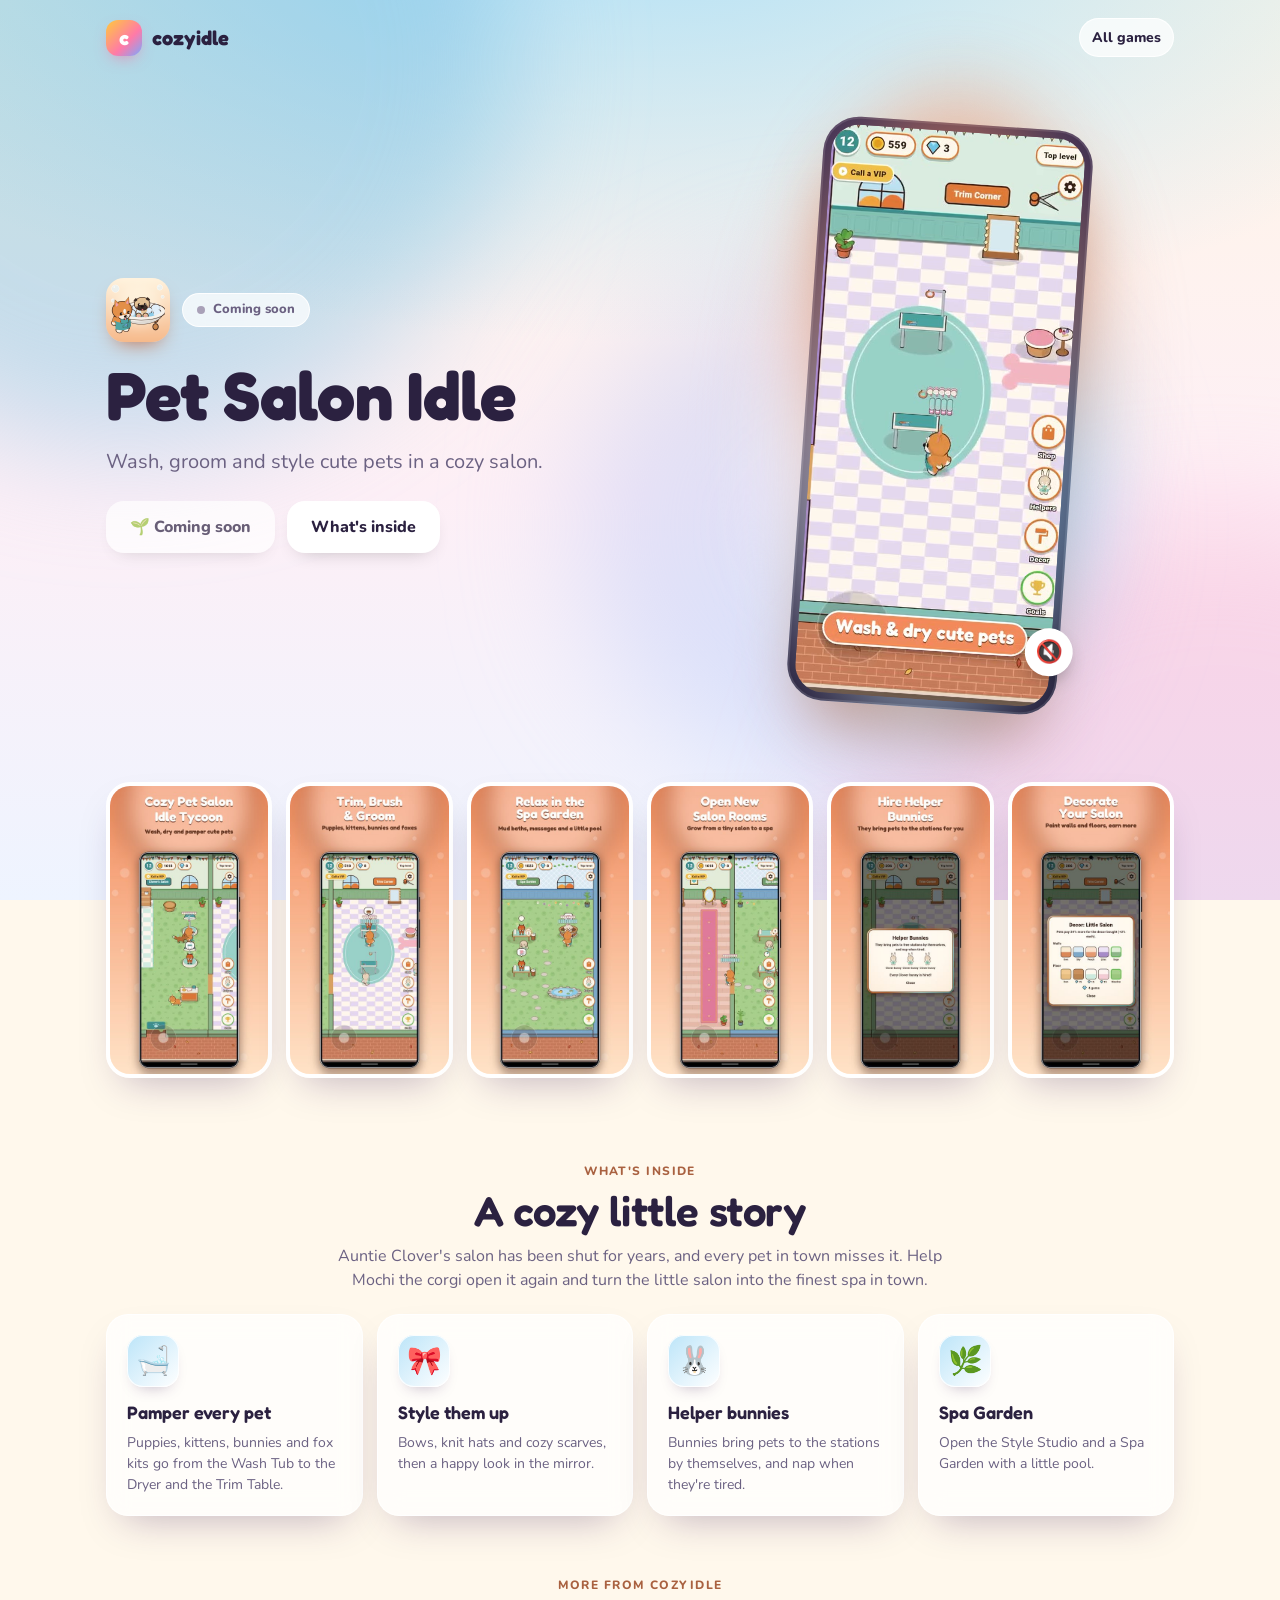
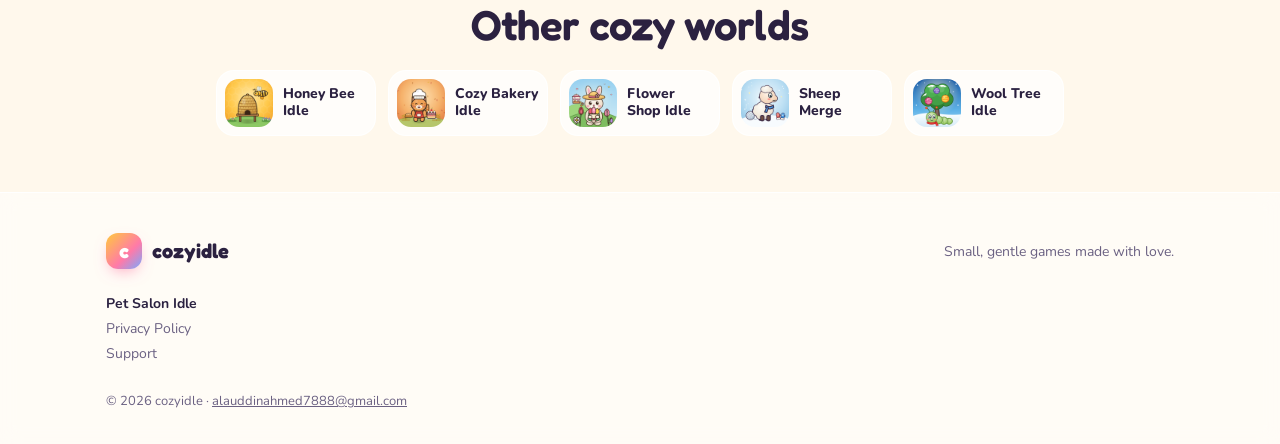
<file: petsalon/index.html>
<!doctype html>
<html lang="en" class="no-js">
<head>
  <meta charset="utf-8">
  <script>document.documentElement.className = "js";</script>
  <meta name="viewport" content="width=device-width, initial-scale=1, viewport-fit=cover">
  <title>Pet Salon Idle: Cozy Groom</title>
  <meta name="description" content="Wash, groom and style cute pets in a cozy salon.">
  <meta name="theme-color" content="#F28A5B">
  <meta property="og:title" content="Pet Salon Idle: Cozy Groom">
  <meta property="og:description" content="Wash, groom and style cute pets in a cozy salon.">
  <meta property="og:image" content="https://cozyidle.github.io/assets/icons/petsalon.png">
  <meta property="og:url" content="https://cozyidle.github.io/petsalon/">
  <meta property="og:type" content="website">
  <meta name="twitter:card" content="summary_large_image">
  <link rel="canonical" href="https://cozyidle.github.io/petsalon/">
  <link rel="icon" href="../assets/favicon.png">
  <link rel="preconnect" href="https://fonts.googleapis.com">
  <link rel="preconnect" href="https://fonts.gstatic.com" crossorigin>
  <link href="https://fonts.googleapis.com/css2?family=Fredoka:wght@500;600;700&family=Nunito:wght@500;700;800&display=swap" rel="stylesheet">
  <link rel="stylesheet" href="../assets/style.css?v=4d3bac9b">
  <style>:root { --c1: #F28A5B; --c2: #8FD3F4; }</style>
</head>
<body data-game="petsalon" data-status="soon" data-particles='["🫧", "🐾", "🎀"]'>
  <div class="sky" aria-hidden="true"><div class="blob b1"></div><div class="blob b2"></div><div class="blob b3"></div></div>
  <div class="particles" aria-hidden="true"></div>
  <div class="wrap">
    <header class="topbar">
      <a class="brand" href="../"><span class="brand-mark">c</span><span>cozyidle</span></a>
      <nav class="nav"><a href="../#games">All games</a></nav>
    </header>

    <section class="hero game-hero">
      <div class="hero-text">
        <div class="title-row"><img class="app-icon" src="../assets/icons/petsalon.png" alt="" width="256" height="256"><span class="badge soon"><span class="dot"></span>Coming soon</span></div>
        <h1>Pet Salon Idle</h1>
        <p>Wash, groom and style cute pets in a cozy salon.</p>
        <div class="cta-row"><span class="btn ghost disabled">🌱 Coming soon</span><a class="btn ghost" href="#about">What's inside</a></div>
      </div>
      <div class="hero-visual"><div class="phone has-video"><video src="../assets/video/petsalon.mp4" poster="../assets/video/petsalon.jpg" autoplay loop playsinline preload="auto" aria-label="Pet Salon Idle gameplay video"></video><button class="sound" type="button" aria-label="Turn sound off">🔊</button></div></div>
    </section>

    <section class="gallery reveal" aria-label="Screenshots">
      <button class="arrow prev" type="button" aria-label="Previous screenshots">‹</button>
      <div class="shots" style="--n:6"><img src="../assets/shots/petsalon-1.jpg" data-big="../assets/shots/petsalon-1@2.jpg" alt="Pet Salon Idle screenshot 1" loading="lazy" width="432" height="768"><img src="../assets/shots/petsalon-2.jpg" data-big="../assets/shots/petsalon-2@2.jpg" alt="Pet Salon Idle screenshot 2" loading="lazy" width="432" height="768"><img src="../assets/shots/petsalon-3.jpg" data-big="../assets/shots/petsalon-3@2.jpg" alt="Pet Salon Idle screenshot 3" loading="lazy" width="432" height="768"><img src="../assets/shots/petsalon-4.jpg" data-big="../assets/shots/petsalon-4@2.jpg" alt="Pet Salon Idle screenshot 4" loading="lazy" width="432" height="768"><img src="../assets/shots/petsalon-5.jpg" data-big="../assets/shots/petsalon-5@2.jpg" alt="Pet Salon Idle screenshot 5" loading="lazy" width="432" height="768"><img src="../assets/shots/petsalon-6.jpg" data-big="../assets/shots/petsalon-6@2.jpg" alt="Pet Salon Idle screenshot 6" loading="lazy" width="432" height="768"></div>
      <button class="arrow next" type="button" aria-label="Next screenshots">›</button>
    </section>
    <section class="about" id="about">
      <div class="section-head reveal"><span class="eyebrow">What's inside</span><h2>A cozy little story</h2><p>Auntie Clover&#x27;s salon has been shut for years, and every pet in town misses it. Help Mochi the corgi open it again and turn the little salon into the finest spa in town.</p></div>
      <div class="feats"><div class="feat reveal" style="--d:0.00s"><span class="feat-ic">🛁</span><b>Pamper every pet</b><span>Puppies, kittens, bunnies and fox kits go from the Wash Tub to the Dryer and the Trim Table.</span></div><div class="feat reveal" style="--d:0.07s"><span class="feat-ic">🎀</span><b>Style them up</b><span>Bows, knit hats and cozy scarves, then a happy look in the mirror.</span></div><div class="feat reveal" style="--d:0.14s"><span class="feat-ic">🐰</span><b>Helper bunnies</b><span>Bunnies bring pets to the stations by themselves, and nap when they&#x27;re tired.</span></div><div class="feat reveal" style="--d:0.21s"><span class="feat-ic">🌿</span><b>Spa Garden</b><span>Open the Style Studio and a Spa Garden with a little pool.</span></div></div>
    </section>

    <section class="more">
      <div class="section-head reveal"><span class="eyebrow">More from cozyidle</span><h2>Other cozy worlds</h2></div>
      <div class="minis"><a class="mini" href="../honeybee/" style="--c1:#F5B21B"><img src="../assets/icons/honeybee.png" alt="" loading="lazy" width="256" height="256"><span>Honey Bee Idle</span></a><a class="mini" href="../bakery/" style="--c1:#EE7D3B"><img src="../assets/icons/bakery.png" alt="" loading="lazy" width="256" height="256"><span>Cozy Bakery Idle</span></a><a class="mini" href="../flower/" style="--c1:#E2608F"><img src="../assets/icons/flower.png" alt="" loading="lazy" width="256" height="256"><span>Flower Shop Idle</span></a><a class="mini" href="../sheep/" style="--c1:#4F8FD9"><img src="../assets/icons/sheep.png" alt="" loading="lazy" width="256" height="256"><span>Sheep Merge</span></a><a class="mini" href="../wooltree/" style="--c1:#2E9E5B"><img src="../assets/icons/wooltree.png" alt="" loading="lazy" width="256" height="256"><span>Wool Tree Idle</span></a></div>
    </section>
  </div>
  <footer class="footer">
    <div class="wrap">
      <div class="foot-top">
        <a class="brand" href="../"><span class="brand-mark">c</span><span>cozyidle</span></a>
        <p>Small, gentle games made with love.</p>
      </div>
      <div class="foot-links one"><div><b>Pet Salon Idle</b><a href="https://alauddinahmed9282.github.io/pet-salon/privacy.html">Privacy Policy</a><a href="https://alauddinahmed9282.github.io/pet-salon/support.html">Support</a></div></div>
      <p class="copy">© 2026 cozyidle · <a href="mailto:alauddinahmed7888@gmail.com">alauddinahmed7888@gmail.com</a></p>
    </div>
  </footer>
  <script src="../assets/app.js?v=4d3bac9b"></script>
</body>
</html>
</file>
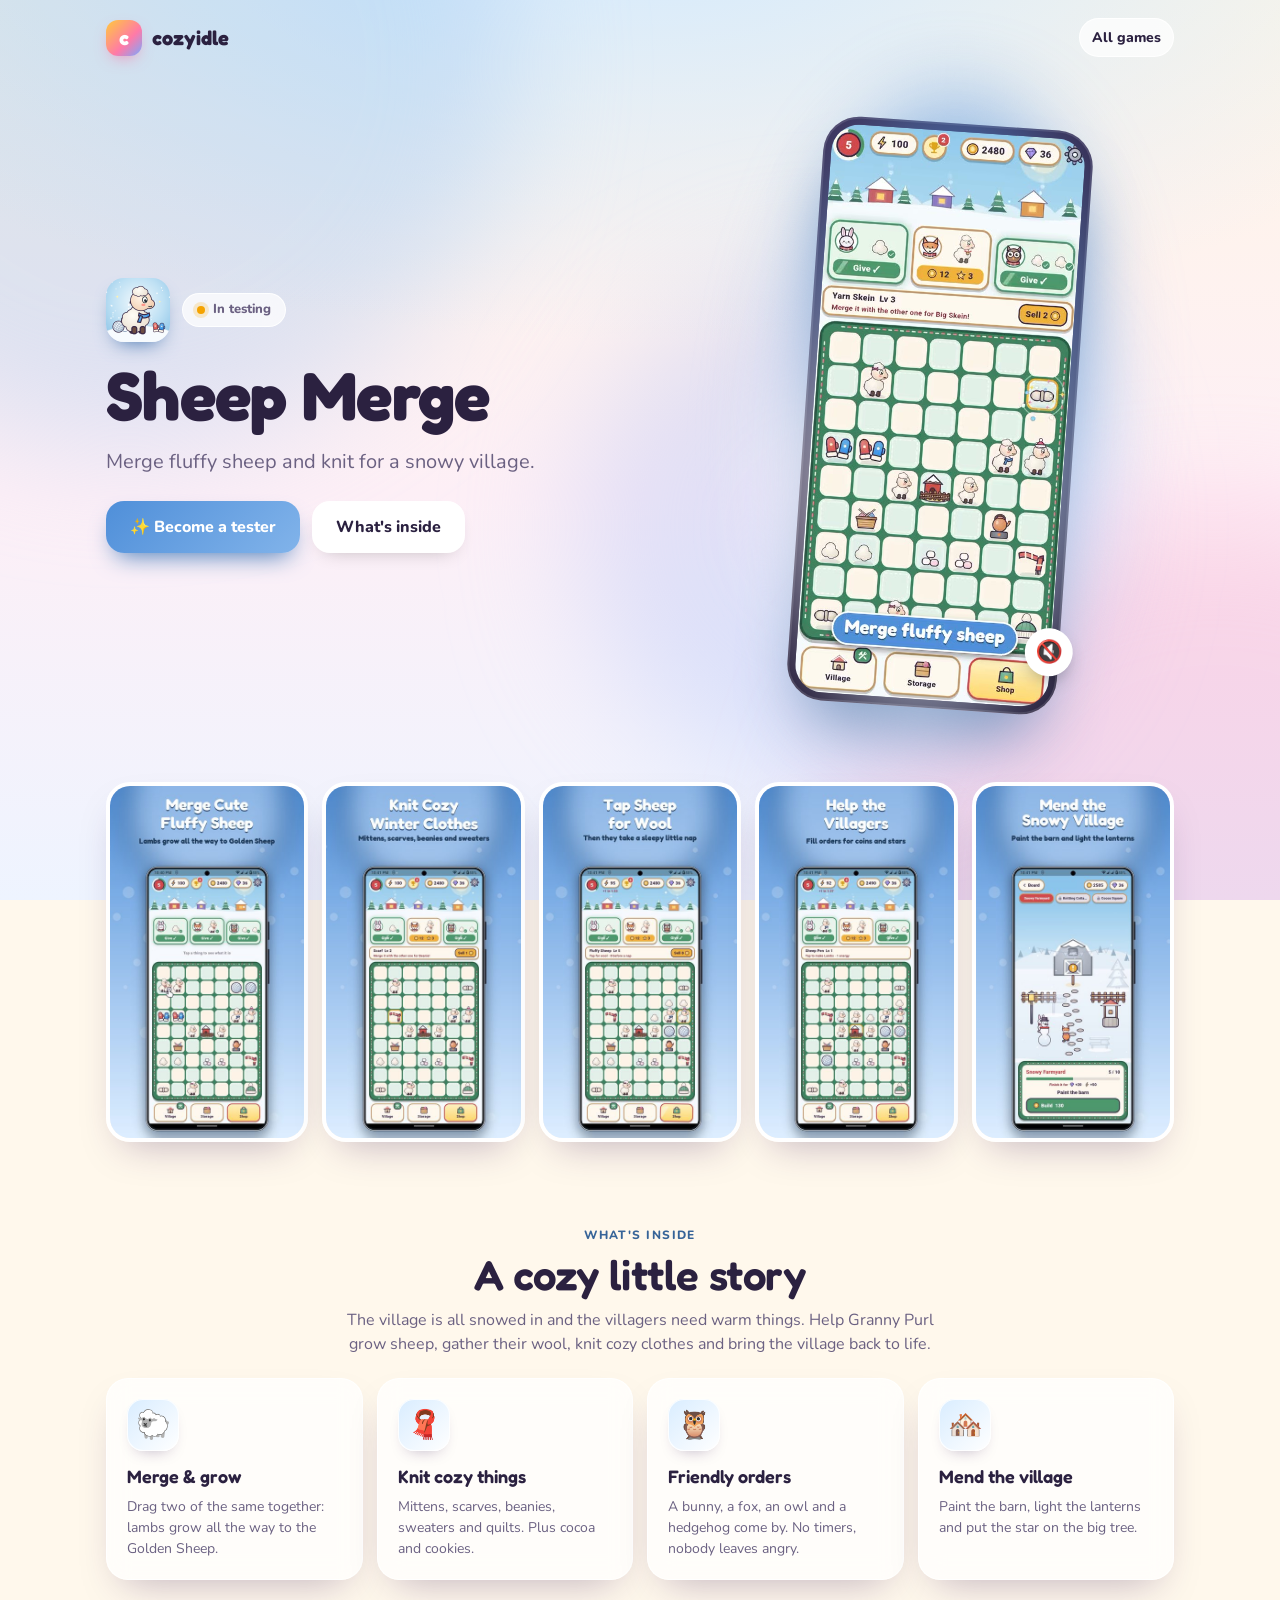
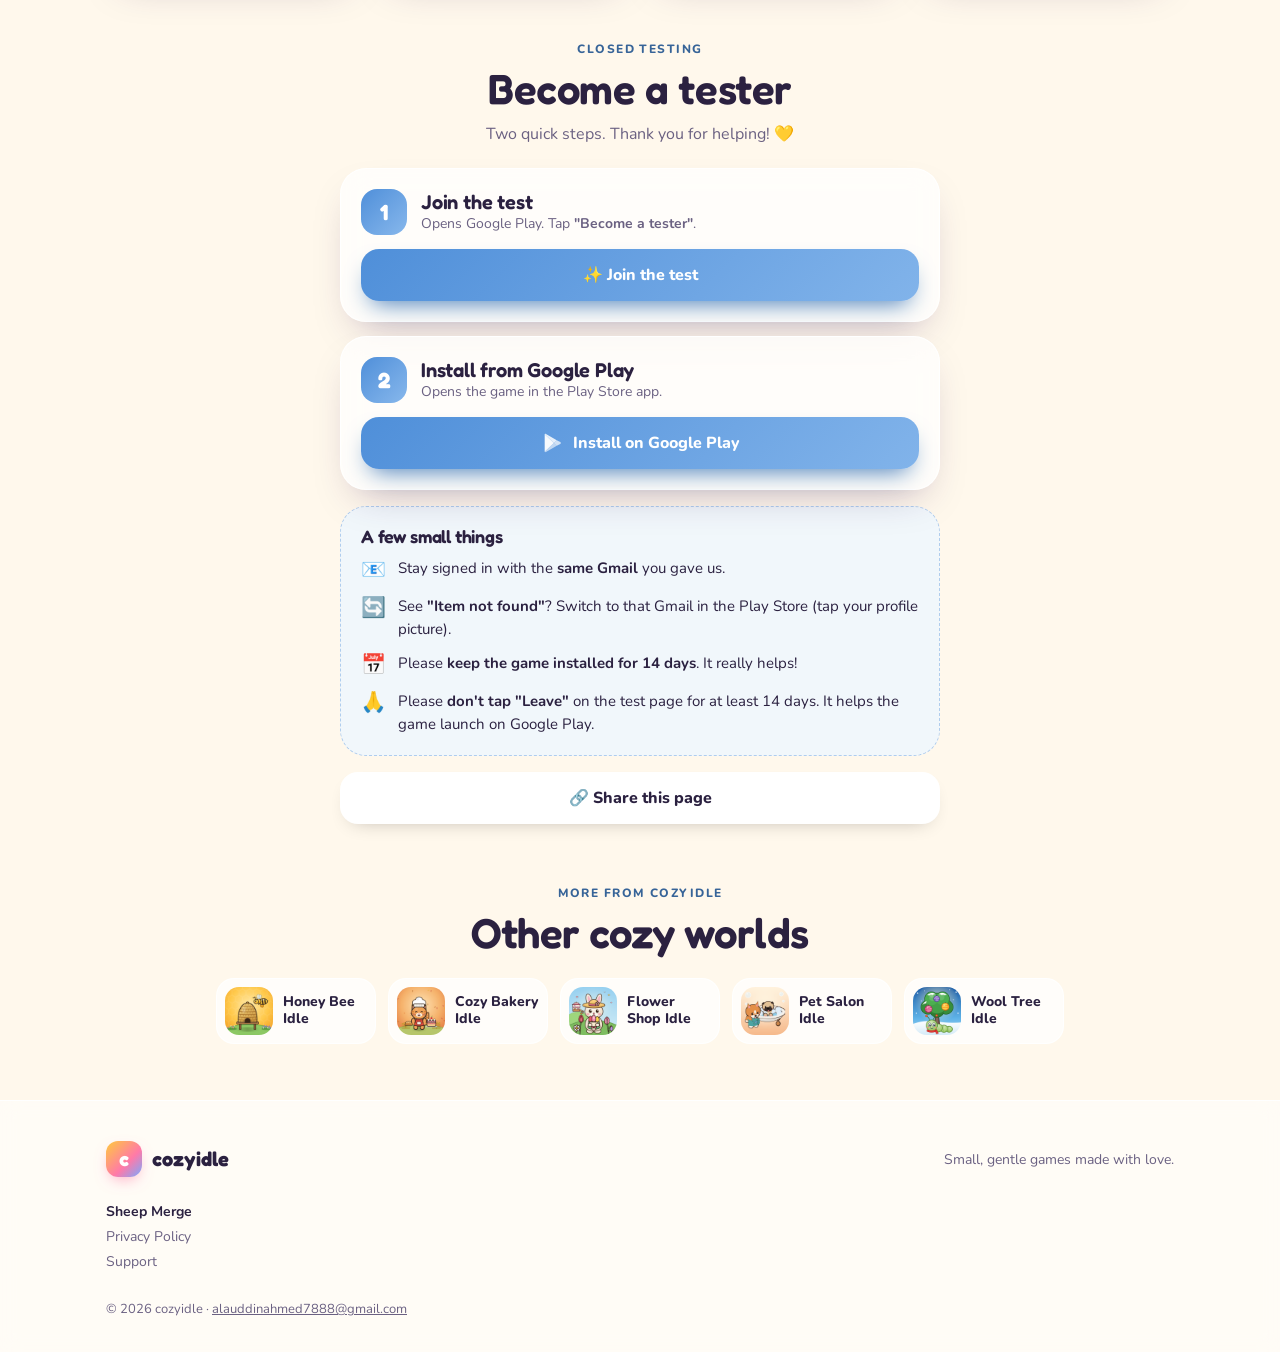
<file: sheep/index.html>
<!doctype html>
<html lang="en" class="no-js">
<head>
  <meta charset="utf-8">
  <script>document.documentElement.className = "js";</script>
  <meta name="viewport" content="width=device-width, initial-scale=1, viewport-fit=cover">
  <title>Sheep Merge: Cozy Wool Farm</title>
  <meta name="description" content="Merge fluffy sheep and knit for a snowy village. Join the closed test on Google Play.">
  <meta name="theme-color" content="#4F8FD9">
  <meta property="og:title" content="Sheep Merge: Cozy Wool Farm">
  <meta property="og:description" content="Merge fluffy sheep and knit for a snowy village. Join the closed test on Google Play.">
  <meta property="og:image" content="https://cozyidle.github.io/assets/icons/sheep.png">
  <meta property="og:url" content="https://cozyidle.github.io/sheep/">
  <meta property="og:type" content="website">
  <meta name="twitter:card" content="summary_large_image">
  <link rel="canonical" href="https://cozyidle.github.io/sheep/">
  <link rel="icon" href="../assets/favicon.png">
  <link rel="preconnect" href="https://fonts.googleapis.com">
  <link rel="preconnect" href="https://fonts.gstatic.com" crossorigin>
  <link href="https://fonts.googleapis.com/css2?family=Fredoka:wght@500;600;700&family=Nunito:wght@500;700;800&display=swap" rel="stylesheet">
  <link rel="stylesheet" href="../assets/style.css?v=4d3bac9b">
  <style>:root { --c1: #4F8FD9; --c2: #BFE0FF; }</style>
</head>
<body data-game="sheep" data-status="testing" data-particles='["❄️", "🧶", "🐑"]'>
  <div class="sky" aria-hidden="true"><div class="blob b1"></div><div class="blob b2"></div><div class="blob b3"></div></div>
  <div class="particles" aria-hidden="true"></div>
  <div class="wrap">
    <header class="topbar">
      <a class="brand" href="../"><span class="brand-mark">c</span><span>cozyidle</span></a>
      <nav class="nav"><a href="../#games">All games</a></nav>
    </header>

    <div class="inapp" id="inapp">
      <b>Open this page in Chrome</b>
      <p>Google Play sign-in doesn't work inside Messenger or Facebook.</p>
      <a class="btn light" id="chrome" href="#"><svg viewBox="0 0 24 24" aria-hidden="true"><circle cx="12" cy="12" r="10" fill="#DB4437"/><path d="M20.66 7A10 10 0 0 1 12 22l4.33-7.5A5 5 0 0 0 16.33 9.5 5 5 0 0 0 12 7z" fill="#FFCD40"/><path d="M12 22A10 10 0 0 1 3.34 7l4.33 7.5A5 5 0 0 0 12 17z" fill="#0F9D58"/><circle cx="12" cy="12" r="4.2" fill="#fff"/><circle cx="12" cy="12" r="3.3" fill="#4285F4"/></svg> Open in Chrome</a>
      <div class="ios-hint">Tap <b>•••</b> at the top, then <b>Open in browser</b>.</div>
    </div>
    <section class="hero game-hero">
      <div class="hero-text">
        <div class="title-row"><img class="app-icon" src="../assets/icons/sheep.png" alt="" width="256" height="256"><span class="badge testing"><span class="dot"></span>In testing</span></div>
        <h1>Sheep Merge</h1>
        <p>Merge fluffy sheep and knit for a snowy village.</p>
        <div class="cta-row"><a class="btn" href="#test">✨ Become a tester</a><a class="btn ghost" href="#about">What's inside</a></div>
      </div>
      <div class="hero-visual"><div class="phone has-video"><video src="../assets/video/sheep.mp4" poster="../assets/video/sheep.jpg" autoplay loop playsinline preload="auto" aria-label="Sheep Merge gameplay video"></video><button class="sound" type="button" aria-label="Turn sound off">🔊</button></div></div>
    </section>

    <section class="gallery reveal" aria-label="Screenshots">
      <button class="arrow prev" type="button" aria-label="Previous screenshots">‹</button>
      <div class="shots" style="--n:5"><img src="../assets/shots/sheep-1.jpg" data-big="../assets/shots/sheep-1@2.jpg" alt="Sheep Merge screenshot 1" loading="lazy" width="432" height="768"><img src="../assets/shots/sheep-2.jpg" data-big="../assets/shots/sheep-2@2.jpg" alt="Sheep Merge screenshot 2" loading="lazy" width="432" height="768"><img src="../assets/shots/sheep-3.jpg" data-big="../assets/shots/sheep-3@2.jpg" alt="Sheep Merge screenshot 3" loading="lazy" width="432" height="768"><img src="../assets/shots/sheep-4.jpg" data-big="../assets/shots/sheep-4@2.jpg" alt="Sheep Merge screenshot 4" loading="lazy" width="432" height="768"><img src="../assets/shots/sheep-5.jpg" data-big="../assets/shots/sheep-5@2.jpg" alt="Sheep Merge screenshot 5" loading="lazy" width="432" height="768"></div>
      <button class="arrow next" type="button" aria-label="Next screenshots">›</button>
    </section>
    <section class="about" id="about">
      <div class="section-head reveal"><span class="eyebrow">What's inside</span><h2>A cozy little story</h2><p>The village is all snowed in and the villagers need warm things. Help Granny Purl grow sheep, gather their wool, knit cozy clothes and bring the village back to life.</p></div>
      <div class="feats"><div class="feat reveal" style="--d:0.00s"><span class="feat-ic">🐑</span><b>Merge &amp; grow</b><span>Drag two of the same together: lambs grow all the way to the Golden Sheep.</span></div><div class="feat reveal" style="--d:0.07s"><span class="feat-ic">🧣</span><b>Knit cozy things</b><span>Mittens, scarves, beanies, sweaters and quilts. Plus cocoa and cookies.</span></div><div class="feat reveal" style="--d:0.14s"><span class="feat-ic">🦉</span><b>Friendly orders</b><span>A bunny, a fox, an owl and a hedgehog come by. No timers, nobody leaves angry.</span></div><div class="feat reveal" style="--d:0.21s"><span class="feat-ic">🏘️</span><b>Mend the village</b><span>Paint the barn, light the lanterns and put the star on the big tree.</span></div></div>
    </section>

    <section class="tester" id="test">
      <div class="section-head reveal"><span class="eyebrow">Closed testing</span><h2>Become a tester</h2><p>Two quick steps. Thank you for helping! 💛</p></div>
      <div class="steps">
        <div class="step reveal" id="step-optin">
          <div class="step-head">
            <span class="num"><span>1</span></span>
            <div><h3>Join the test</h3><div class="sub">Opens Google Play. Tap <b>"Become a tester"</b>.</div></div>
          </div>
          <a class="btn" id="optin" href="https://play.google.com/apps/testing/com.alauddin.sheepmerge" target="_blank" rel="noopener">✨ Join the test</a>
        </div>
        <div class="step reveal" id="step-install">
          <div class="step-head">
            <span class="num"><span>2</span></span>
            <div><h3>Install from Google Play</h3><div class="sub">Opens the game in the Play Store app.</div></div>
          </div>
          <a class="btn" id="install" href="https://play.google.com/store/apps/details?id=com.alauddin.sheepmerge" target="_blank" rel="noopener"><svg viewBox="0 0 24 24" aria-hidden="true"><path d="M4 2.5v19l10-9.5z" fill="#fff" opacity=".95"/><path d="M14 12l3.2 3.1L21 13c.9-.5.9-1.5 0-2l-3.8-2.1z" fill="#fff" opacity=".7"/><path d="M4 2.5L14 12l3.2-3.1L5.4 2.2c-.5-.3-1-.2-1.4.3z" fill="#fff" opacity=".85"/><path d="M4 21.5c.4.5.9.6 1.4.3l11.8-6.7L14 12z" fill="#fff" opacity=".6"/></svg> Install on Google Play</a>
        </div>
      </div>
      <div class="notes reveal">
        <h3>A few small things</h3>
        <ul>
          <li><span class="ic">📧</span><span>Stay signed in with the <b>same Gmail</b> you gave us.</span></li>
          <li><span class="ic">🔄</span><span>See <b>"Item not found"</b>? Switch to that Gmail in the Play Store (tap your profile picture).</span></li>
          <li><span class="ic">📅</span><span>Please <b>keep the game installed for 14 days</b>. It really helps!</span></li>
          <li><span class="ic">🙏</span><span>Please <b>don't tap "Leave"</b> on the test page for at least 14 days. It helps the game launch on Google Play.</span></li>
        </ul>
      </div>
      <button class="btn ghost" id="share" type="button">🔗 Share this page</button>
    </section>
    <section class="more">
      <div class="section-head reveal"><span class="eyebrow">More from cozyidle</span><h2>Other cozy worlds</h2></div>
      <div class="minis"><a class="mini" href="../honeybee/" style="--c1:#F5B21B"><img src="../assets/icons/honeybee.png" alt="" loading="lazy" width="256" height="256"><span>Honey Bee Idle</span></a><a class="mini" href="../bakery/" style="--c1:#EE7D3B"><img src="../assets/icons/bakery.png" alt="" loading="lazy" width="256" height="256"><span>Cozy Bakery Idle</span></a><a class="mini" href="../flower/" style="--c1:#E2608F"><img src="../assets/icons/flower.png" alt="" loading="lazy" width="256" height="256"><span>Flower Shop Idle</span></a><a class="mini" href="../petsalon/" style="--c1:#F28A5B"><img src="../assets/icons/petsalon.png" alt="" loading="lazy" width="256" height="256"><span>Pet Salon Idle</span></a><a class="mini" href="../wooltree/" style="--c1:#2E9E5B"><img src="../assets/icons/wooltree.png" alt="" loading="lazy" width="256" height="256"><span>Wool Tree Idle</span></a></div>
    </section>
  </div>
  <footer class="footer">
    <div class="wrap">
      <div class="foot-top">
        <a class="brand" href="../"><span class="brand-mark">c</span><span>cozyidle</span></a>
        <p>Small, gentle games made with love.</p>
      </div>
      <div class="foot-links one"><div><b>Sheep Merge</b><a href="https://alauddinahmed9282.github.io/sheep-merge/privacy.html">Privacy Policy</a><a href="https://alauddinahmed9282.github.io/sheep-merge/support.html">Support</a></div></div>
      <p class="copy">© 2026 cozyidle · <a href="mailto:alauddinahmed7888@gmail.com">alauddinahmed7888@gmail.com</a></p>
    </div>
  </footer>
  <script src="../assets/app.js?v=4d3bac9b"></script>
</body>
</html>
</file>
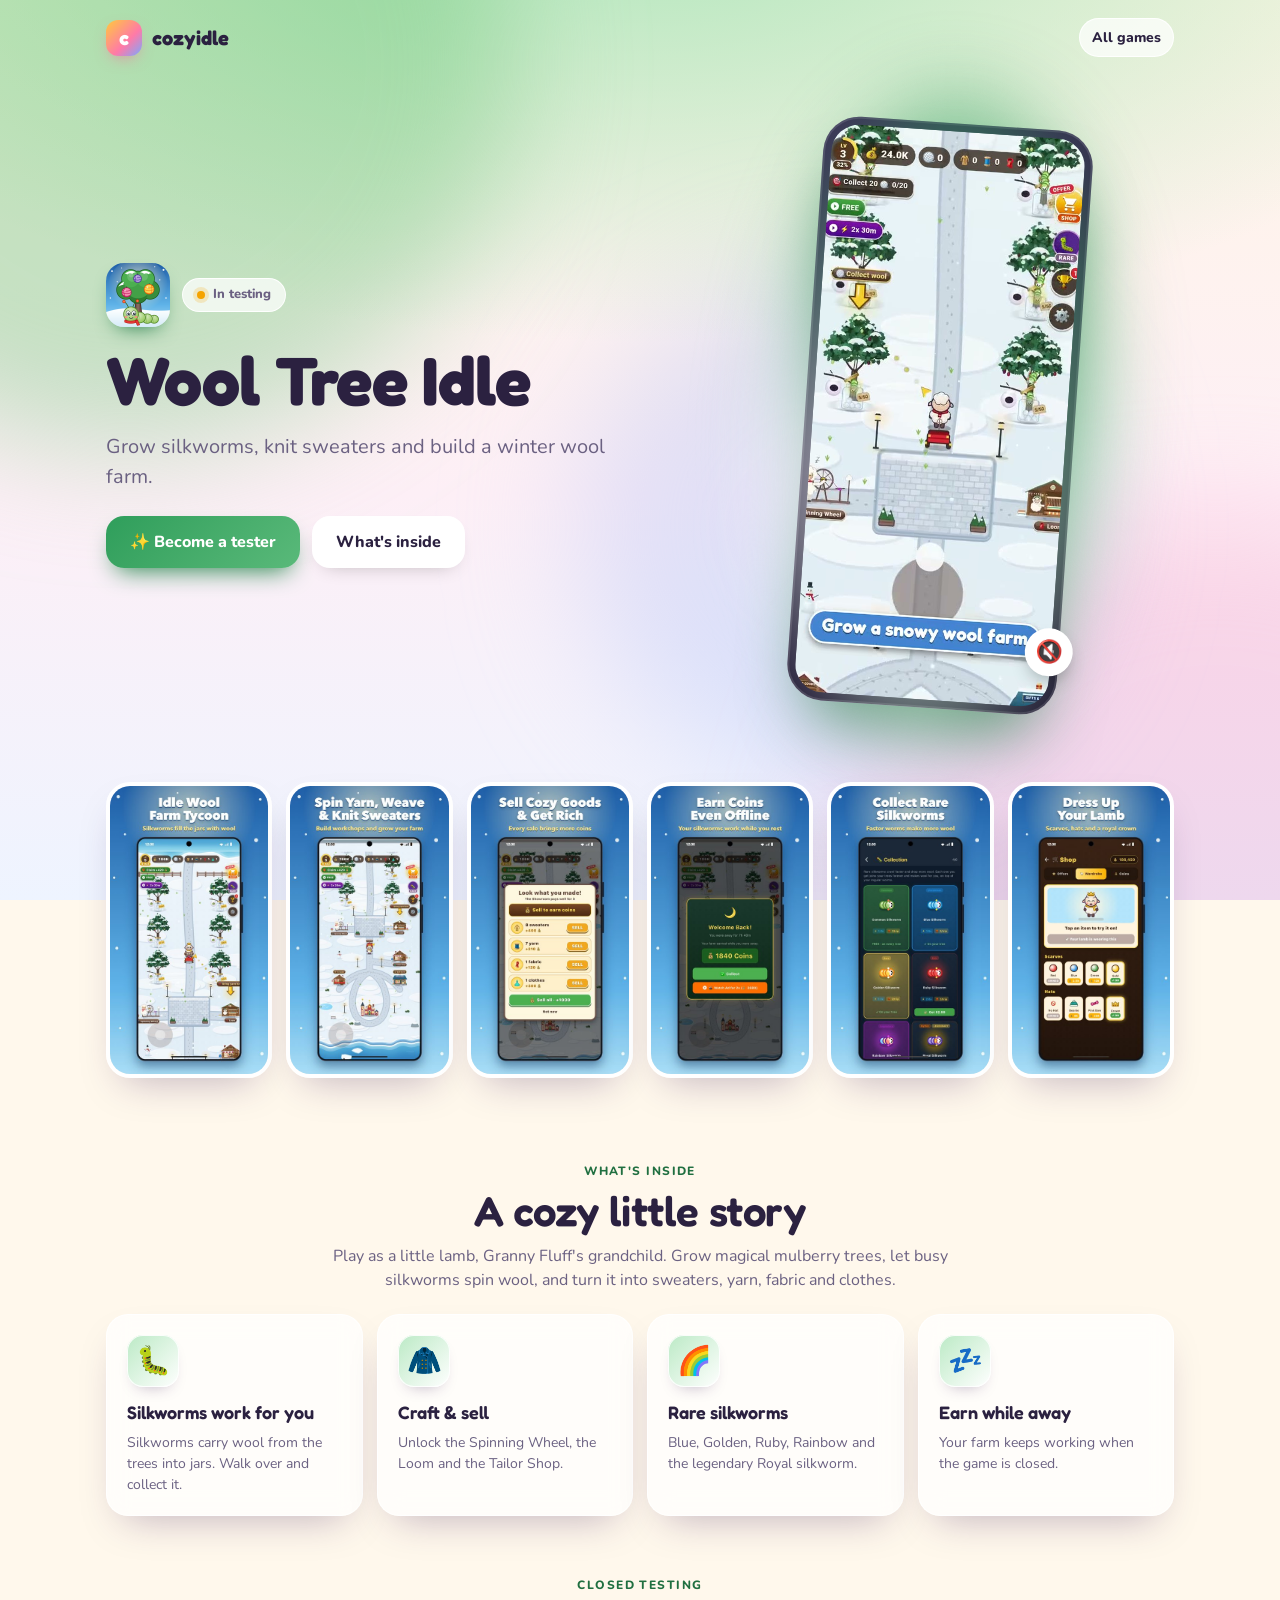
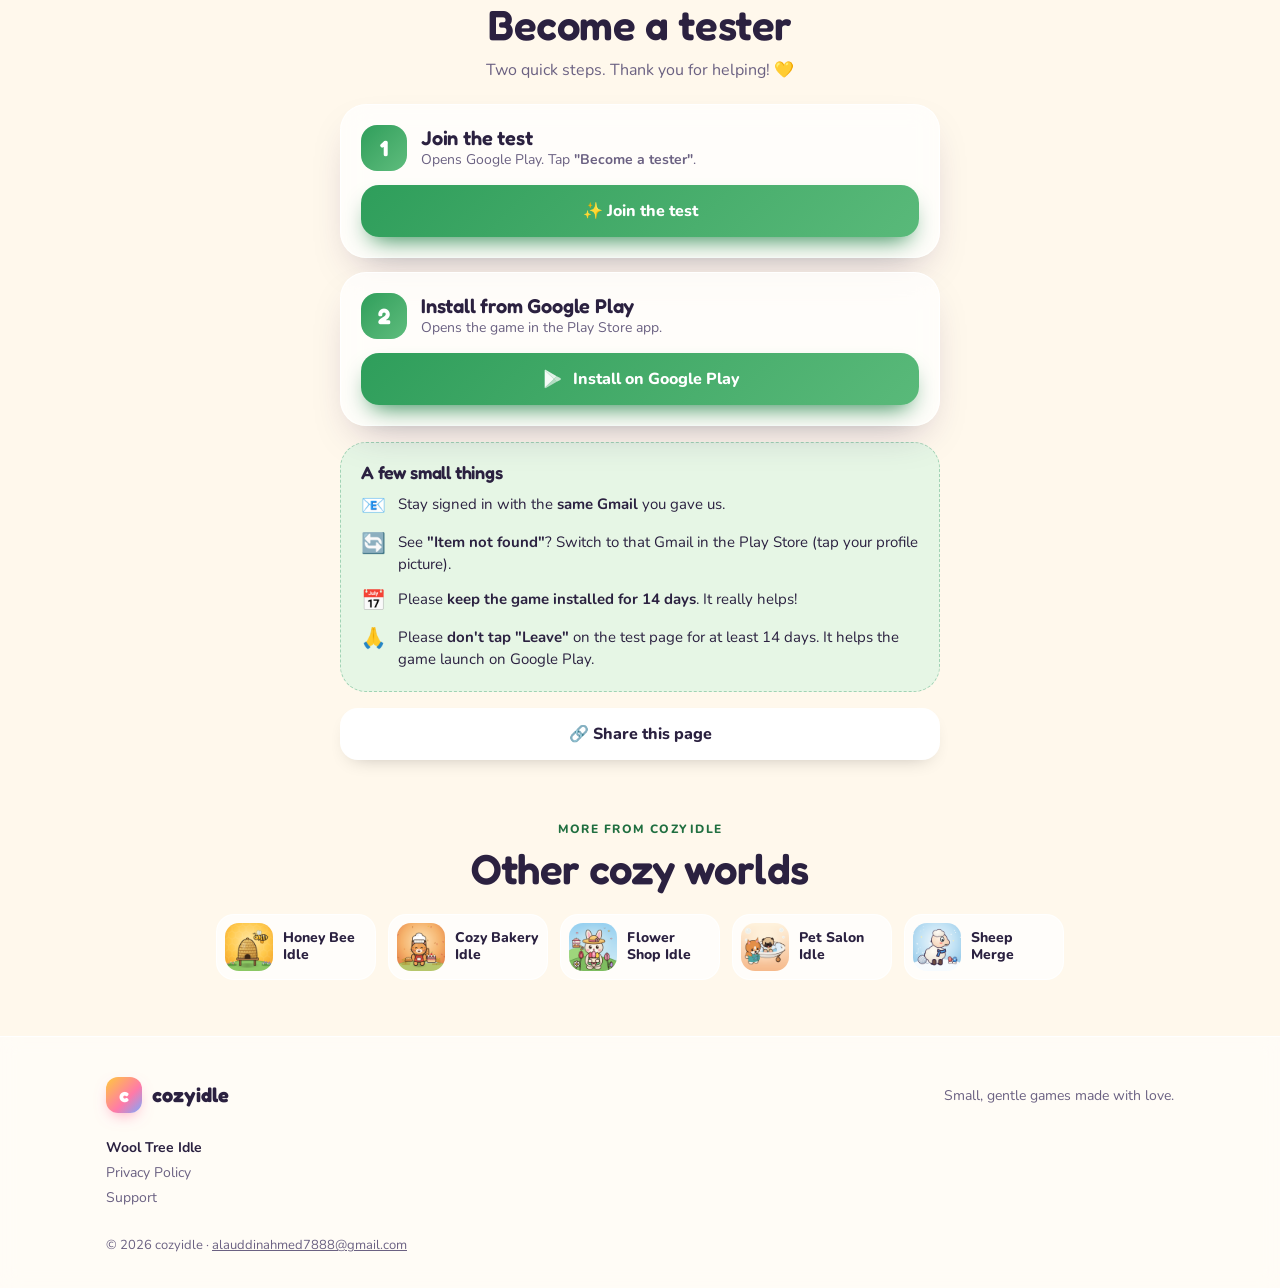
<file: wooltree/index.html>
<!doctype html>
<html lang="en" class="no-js">
<head>
  <meta charset="utf-8">
  <script>document.documentElement.className = "js";</script>
  <meta name="viewport" content="width=device-width, initial-scale=1, viewport-fit=cover">
  <title>Wool Tree Idle: Silk Tycoon</title>
  <meta name="description" content="Grow silkworms, knit sweaters and build a winter wool farm. Join the closed test on Google Play.">
  <meta name="theme-color" content="#2E9E5B">
  <meta property="og:title" content="Wool Tree Idle: Silk Tycoon">
  <meta property="og:description" content="Grow silkworms, knit sweaters and build a winter wool farm. Join the closed test on Google Play.">
  <meta property="og:image" content="https://cozyidle.github.io/assets/icons/wooltree.png">
  <meta property="og:url" content="https://cozyidle.github.io/wooltree/">
  <meta property="og:type" content="website">
  <meta name="twitter:card" content="summary_large_image">
  <link rel="canonical" href="https://cozyidle.github.io/wooltree/">
  <link rel="icon" href="../assets/favicon.png">
  <link rel="preconnect" href="https://fonts.googleapis.com">
  <link rel="preconnect" href="https://fonts.gstatic.com" crossorigin>
  <link href="https://fonts.googleapis.com/css2?family=Fredoka:wght@500;600;700&family=Nunito:wght@500;700;800&display=swap" rel="stylesheet">
  <link rel="stylesheet" href="../assets/style.css?v=4d3bac9b">
  <style>:root { --c1: #2E9E5B; --c2: #8EDB9F; }</style>
</head>
<body data-game="wooltree" data-status="testing" data-particles='["🧶", "❄️", "✨"]'>
  <div class="sky" aria-hidden="true"><div class="blob b1"></div><div class="blob b2"></div><div class="blob b3"></div></div>
  <div class="particles" aria-hidden="true"></div>
  <div class="wrap">
    <header class="topbar">
      <a class="brand" href="../"><span class="brand-mark">c</span><span>cozyidle</span></a>
      <nav class="nav"><a href="../#games">All games</a></nav>
    </header>

    <div class="inapp" id="inapp">
      <b>Open this page in Chrome</b>
      <p>Google Play sign-in doesn't work inside Messenger or Facebook.</p>
      <a class="btn light" id="chrome" href="#"><svg viewBox="0 0 24 24" aria-hidden="true"><circle cx="12" cy="12" r="10" fill="#DB4437"/><path d="M20.66 7A10 10 0 0 1 12 22l4.33-7.5A5 5 0 0 0 16.33 9.5 5 5 0 0 0 12 7z" fill="#FFCD40"/><path d="M12 22A10 10 0 0 1 3.34 7l4.33 7.5A5 5 0 0 0 12 17z" fill="#0F9D58"/><circle cx="12" cy="12" r="4.2" fill="#fff"/><circle cx="12" cy="12" r="3.3" fill="#4285F4"/></svg> Open in Chrome</a>
      <div class="ios-hint">Tap <b>•••</b> at the top, then <b>Open in browser</b>.</div>
    </div>
    <section class="hero game-hero">
      <div class="hero-text">
        <div class="title-row"><img class="app-icon" src="../assets/icons/wooltree.png" alt="" width="256" height="256"><span class="badge testing"><span class="dot"></span>In testing</span></div>
        <h1>Wool Tree Idle</h1>
        <p>Grow silkworms, knit sweaters and build a winter wool farm.</p>
        <div class="cta-row"><a class="btn" href="#test">✨ Become a tester</a><a class="btn ghost" href="#about">What's inside</a></div>
      </div>
      <div class="hero-visual"><div class="phone has-video"><video src="../assets/video/wooltree.mp4" poster="../assets/video/wooltree.jpg" autoplay loop playsinline preload="auto" aria-label="Wool Tree Idle gameplay video"></video><button class="sound" type="button" aria-label="Turn sound off">🔊</button></div></div>
    </section>

    <section class="gallery reveal" aria-label="Screenshots">
      <button class="arrow prev" type="button" aria-label="Previous screenshots">‹</button>
      <div class="shots" style="--n:6"><img src="../assets/shots/wooltree-1.jpg" data-big="../assets/shots/wooltree-1@2.jpg" alt="Wool Tree Idle screenshot 1" loading="lazy" width="432" height="768"><img src="../assets/shots/wooltree-2.jpg" data-big="../assets/shots/wooltree-2@2.jpg" alt="Wool Tree Idle screenshot 2" loading="lazy" width="432" height="768"><img src="../assets/shots/wooltree-3.jpg" data-big="../assets/shots/wooltree-3@2.jpg" alt="Wool Tree Idle screenshot 3" loading="lazy" width="432" height="768"><img src="../assets/shots/wooltree-4.jpg" data-big="../assets/shots/wooltree-4@2.jpg" alt="Wool Tree Idle screenshot 4" loading="lazy" width="432" height="768"><img src="../assets/shots/wooltree-5.jpg" data-big="../assets/shots/wooltree-5@2.jpg" alt="Wool Tree Idle screenshot 5" loading="lazy" width="432" height="768"><img src="../assets/shots/wooltree-6.jpg" data-big="../assets/shots/wooltree-6@2.jpg" alt="Wool Tree Idle screenshot 6" loading="lazy" width="432" height="768"></div>
      <button class="arrow next" type="button" aria-label="Next screenshots">›</button>
    </section>
    <section class="about" id="about">
      <div class="section-head reveal"><span class="eyebrow">What's inside</span><h2>A cozy little story</h2><p>Play as a little lamb, Granny Fluff&#x27;s grandchild. Grow magical mulberry trees, let busy silkworms spin wool, and turn it into sweaters, yarn, fabric and clothes.</p></div>
      <div class="feats"><div class="feat reveal" style="--d:0.00s"><span class="feat-ic">🐛</span><b>Silkworms work for you</b><span>Silkworms carry wool from the trees into jars. Walk over and collect it.</span></div><div class="feat reveal" style="--d:0.07s"><span class="feat-ic">🧥</span><b>Craft &amp; sell</b><span>Unlock the Spinning Wheel, the Loom and the Tailor Shop.</span></div><div class="feat reveal" style="--d:0.14s"><span class="feat-ic">🌈</span><b>Rare silkworms</b><span>Blue, Golden, Ruby, Rainbow and the legendary Royal silkworm.</span></div><div class="feat reveal" style="--d:0.21s"><span class="feat-ic">💤</span><b>Earn while away</b><span>Your farm keeps working when the game is closed.</span></div></div>
    </section>

    <section class="tester" id="test">
      <div class="section-head reveal"><span class="eyebrow">Closed testing</span><h2>Become a tester</h2><p>Two quick steps. Thank you for helping! 💛</p></div>
      <div class="steps">
        <div class="step reveal" id="step-optin">
          <div class="step-head">
            <span class="num"><span>1</span></span>
            <div><h3>Join the test</h3><div class="sub">Opens Google Play. Tap <b>"Become a tester"</b>.</div></div>
          </div>
          <a class="btn" id="optin" href="https://play.google.com/apps/testing/com.alauddin.wooltreeidle" target="_blank" rel="noopener">✨ Join the test</a>
        </div>
        <div class="step reveal" id="step-install">
          <div class="step-head">
            <span class="num"><span>2</span></span>
            <div><h3>Install from Google Play</h3><div class="sub">Opens the game in the Play Store app.</div></div>
          </div>
          <a class="btn" id="install" href="https://play.google.com/store/apps/details?id=com.alauddin.wooltreeidle" target="_blank" rel="noopener"><svg viewBox="0 0 24 24" aria-hidden="true"><path d="M4 2.5v19l10-9.5z" fill="#fff" opacity=".95"/><path d="M14 12l3.2 3.1L21 13c.9-.5.9-1.5 0-2l-3.8-2.1z" fill="#fff" opacity=".7"/><path d="M4 2.5L14 12l3.2-3.1L5.4 2.2c-.5-.3-1-.2-1.4.3z" fill="#fff" opacity=".85"/><path d="M4 21.5c.4.5.9.6 1.4.3l11.8-6.7L14 12z" fill="#fff" opacity=".6"/></svg> Install on Google Play</a>
        </div>
      </div>
      <div class="notes reveal">
        <h3>A few small things</h3>
        <ul>
          <li><span class="ic">📧</span><span>Stay signed in with the <b>same Gmail</b> you gave us.</span></li>
          <li><span class="ic">🔄</span><span>See <b>"Item not found"</b>? Switch to that Gmail in the Play Store (tap your profile picture).</span></li>
          <li><span class="ic">📅</span><span>Please <b>keep the game installed for 14 days</b>. It really helps!</span></li>
          <li><span class="ic">🙏</span><span>Please <b>don't tap "Leave"</b> on the test page for at least 14 days. It helps the game launch on Google Play.</span></li>
        </ul>
      </div>
      <button class="btn ghost" id="share" type="button">🔗 Share this page</button>
    </section>
    <section class="more">
      <div class="section-head reveal"><span class="eyebrow">More from cozyidle</span><h2>Other cozy worlds</h2></div>
      <div class="minis"><a class="mini" href="../honeybee/" style="--c1:#F5B21B"><img src="../assets/icons/honeybee.png" alt="" loading="lazy" width="256" height="256"><span>Honey Bee Idle</span></a><a class="mini" href="../bakery/" style="--c1:#EE7D3B"><img src="../assets/icons/bakery.png" alt="" loading="lazy" width="256" height="256"><span>Cozy Bakery Idle</span></a><a class="mini" href="../flower/" style="--c1:#E2608F"><img src="../assets/icons/flower.png" alt="" loading="lazy" width="256" height="256"><span>Flower Shop Idle</span></a><a class="mini" href="../petsalon/" style="--c1:#F28A5B"><img src="../assets/icons/petsalon.png" alt="" loading="lazy" width="256" height="256"><span>Pet Salon Idle</span></a><a class="mini" href="../sheep/" style="--c1:#4F8FD9"><img src="../assets/icons/sheep.png" alt="" loading="lazy" width="256" height="256"><span>Sheep Merge</span></a></div>
    </section>
  </div>
  <footer class="footer">
    <div class="wrap">
      <div class="foot-top">
        <a class="brand" href="../"><span class="brand-mark">c</span><span>cozyidle</span></a>
        <p>Small, gentle games made with love.</p>
      </div>
      <div class="foot-links one"><div><b>Wool Tree Idle</b><a href="https://alauddinahmed9282.github.io/privacy.html">Privacy Policy</a><a href="https://alauddinahmed9282.github.io/support.html">Support</a></div></div>
      <p class="copy">© 2026 cozyidle · <a href="mailto:alauddinahmed7888@gmail.com">alauddinahmed7888@gmail.com</a></p>
    </div>
  </footer>
  <script src="../assets/app.js?v=4d3bac9b"></script>
</body>
</html>
</file>
<file: assets/style.css>
:root {
  --c1: #F5A300;
  --c2: #FFD36B;
  --ink: #2B2140;
  --ink-soft: #6B6182;
  --card: rgba(255, 255, 255, 0.72);
  --card-border: rgba(255, 255, 255, 0.9);
  --bg: #FFF8EC;
  --shadow: 0 18px 40px -18px rgba(60, 30, 90, 0.35);
  --radius: 26px;
}

* { box-sizing: border-box; margin: 0; padding: 0; }
html { -webkit-text-size-adjust: 100%; scroll-behavior: smooth; }
body {
  font-family: "Nunito", system-ui, -apple-system, "Segoe UI", sans-serif;
  color: var(--ink);
  background: var(--bg);
  min-height: 100vh;
  overflow-x: hidden;
  line-height: 1.5;
}
h1, h2, h3 { font-family: "Fredoka", "Nunito", sans-serif; letter-spacing: -0.01em; line-height: 1.1; }
a { color: inherit; }
img { display: block; max-width: 100%; height: auto; }
section { scroll-margin-top: 16px; }

.glass {
  background: var(--card); border: 1px solid var(--card-border);
  backdrop-filter: blur(14px); -webkit-backdrop-filter: blur(14px);
}

/* ---------- animated background ---------- */
.sky {
  position: fixed; inset: 0; z-index: -2; overflow: hidden;
  background:
    radial-gradient(120% 80% at 50% -10%, color-mix(in srgb, var(--c2) 70%, white) 0%, transparent 60%),
    linear-gradient(180deg, #FFF6E6 0%, #FDEFF6 55%, #EEF4FF 100%);
}
.blob {
  position: absolute; width: 60vmax; height: 60vmax; border-radius: 50%;
  filter: blur(60px); opacity: 0.5; mix-blend-mode: multiply;
  animation: drift 22s ease-in-out infinite alternate;
}
.blob.b1 { background: var(--c2); top: -25vmax; left: -20vmax; }
.blob.b2 { background: #FFC6DD; bottom: -30vmax; right: -25vmax; animation-delay: -7s; }
.blob.b3 { background: #C9DEFF; top: 30%; left: 45%; width: 40vmax; height: 40vmax; animation-delay: -13s; }
@keyframes drift { to { transform: translate(8vmax, 6vmax) scale(1.15); } }
.particles { position: fixed; inset: 0; z-index: -1; pointer-events: none; overflow: hidden; }
.particle { position: absolute; top: -10%; animation: fall linear infinite; opacity: 0.8; will-change: transform; }
@keyframes fall {
  0% { transform: translate(0, -10vh) rotate(0deg); }
  50% { transform: translate(var(--sway), 55vh) rotate(180deg); }
  100% { transform: translate(0, 120vh) rotate(360deg); }
}

/* ---------- layout ---------- */
.wrap { width: 100%; max-width: 1100px; margin: 0 auto; padding: 0 16px; }

.topbar { display: flex; align-items: center; justify-content: space-between; padding: 18px 0; }
.brand { display: flex; align-items: center; gap: 10px; text-decoration: none; font-weight: 800; }
.brand-mark {
  width: 36px; height: 36px; border-radius: 12px; display: grid; place-items: center;
  background: linear-gradient(135deg, #FFC93C, #FF7AA8 60%, #7AA8FF);
  color: white; font-family: "Fredoka", sans-serif; font-size: 20px; font-weight: 700;
  box-shadow: 0 6px 16px -6px rgba(255, 100, 150, 0.7);
}
.brand span:last-child { font-family: "Fredoka", sans-serif; font-size: 20px; }
.nav { display: flex; gap: 4px; }
.nav a {
  text-decoration: none; font-weight: 800; font-size: 14px; padding: 8px 12px; border-radius: 999px;
  transition: background 0.2s;
}
.nav a:hover { background: rgba(255, 255, 255, 0.7); }
.nav a:only-child { background: var(--card); border: 1px solid var(--card-border); }
@media (max-width: 420px) { .nav a:not(:only-child) { padding: 8px 8px; font-size: 13px; } }

.section-head { text-align: center; max-width: 620px; margin: 0 auto 22px; }
.section-head h2 { font-size: clamp(28px, 7vw, 42px); font-weight: 600; }
.section-head p { color: var(--ink-soft); margin-top: 10px; font-size: 16px; }
.eyebrow {
  display: inline-block; font-size: 12px; font-weight: 800; letter-spacing: 0.12em; text-transform: uppercase;
  color: color-mix(in srgb, var(--c1) 70%, black); margin-bottom: 8px;
}

.pill, .badge {
  display: inline-flex; align-items: center; gap: 8px;
  padding: 6px 14px; border-radius: 999px; font-size: 13px; font-weight: 800;
  background: var(--card); border: 1px solid var(--card-border);
  backdrop-filter: blur(10px); -webkit-backdrop-filter: blur(10px);
  color: var(--ink-soft);
}
.dot { width: 8px; height: 8px; border-radius: 50%; background: #3BC46B; box-shadow: 0 0 0 4px rgba(59, 196, 107, 0.2); animation: pulse 2s infinite; }
@keyframes pulse { 50% { box-shadow: 0 0 0 8px rgba(59, 196, 107, 0); } }
.badge.testing .dot { background: #F5A300; box-shadow: 0 0 0 4px rgba(245, 163, 0, 0.2); animation-name: pulse-amber; }
@keyframes pulse-amber { 50% { box-shadow: 0 0 0 8px rgba(245, 163, 0, 0); } }
.badge.soon .dot { background: #A9A1B8; box-shadow: none; animation: none; }

/* ---------- buttons ---------- */
.btn {
  position: relative; overflow: hidden;
  display: inline-flex; align-items: center; justify-content: center; gap: 10px;
  padding: 15px 24px; border: 0; border-radius: 18px;
  font: 800 16px "Nunito", sans-serif; text-decoration: none; cursor: pointer;
  color: white;
  background: linear-gradient(135deg, var(--c1), color-mix(in srgb, var(--c1) 55%, var(--c2)));
  box-shadow: 0 12px 24px -10px color-mix(in srgb, var(--c1) 85%, black);
  transition: transform 0.15s, filter 0.2s;
}
.btn:active { transform: scale(0.97); }
.btn:hover { filter: brightness(1.05); }
.btn::after {
  content: ""; position: absolute; top: 0; left: -60%; width: 40%; height: 100%;
  background: linear-gradient(90deg, transparent, rgba(255, 255, 255, 0.55), transparent);
  transform: skewX(-20deg);
  animation: sheen 3.2s ease-in-out infinite;
}
@keyframes sheen { 0%, 60% { left: -60%; } 100% { left: 130%; } }
.btn.ghost, .btn.light { background: white; color: var(--ink); box-shadow: 0 8px 20px -12px rgba(0, 0, 0, 0.3); }
.btn.ghost::after { display: none; }
.btn.disabled { opacity: 0.7; cursor: default; }
.btn svg { width: 22px; height: 22px; flex: none; }
.cta-row { display: flex; flex-wrap: wrap; gap: 12px; margin-top: 24px; }

/* ---------- hero ---------- */
.hero { display: grid; gap: 28px; align-items: center; padding: 24px 0 40px; }
@media (min-width: 860px) { .hero { grid-template-columns: 1.1fr 0.9fr; padding: 48px 0 64px; } }
.hero h1 { font-size: clamp(44px, 12vw, 80px); font-weight: 700; margin: 16px 0 14px; }
.hero-text > p { font-size: clamp(16px, 4.2vw, 20px); color: var(--ink-soft); max-width: 520px; }
@media (max-width: 859px) {
  .hero-text { text-align: center; }
  .hero-text > p { margin: 0 auto; }
  .cta-row { justify-content: center; }
}
.rainbow {
  background: linear-gradient(90deg, #F5A300, #FF5E9A, #8E6BFF, #2EA8FF, #F5A300);
  background-size: 300% 100%;
  -webkit-background-clip: text; background-clip: text; color: transparent;
  animation: shine 8s linear infinite;
}
@keyframes shine { to { background-position: 300% 0; } }

/* home collage */
.collage { position: relative; width: min(100%, 420px); aspect-ratio: 1.15; margin: 0 auto; }
.ci {
  position: absolute; width: 38%; border-radius: 26%;
  box-shadow: 0 18px 30px -14px rgba(60, 30, 90, 0.45);
  border: 4px solid white;
  animation: float 5s ease-in-out infinite;
}
.ci0 { left: 4%; top: 6%; --r: -8deg; animation-delay: 0s; }
.ci1 { left: 34%; top: 0%; --r: 5deg; width: 34%; animation-delay: -1s; z-index: 2; }
.ci2 { right: 2%; top: 10%; --r: 9deg; animation-delay: -2s; }
.ci3 { left: 0%; bottom: 4%; --r: 7deg; width: 34%; animation-delay: -3s; }
.ci4 { left: 32%; bottom: 0%; --r: -5deg; width: 40%; animation-delay: -1.5s; z-index: 3; }
.ci5 { right: 0%; bottom: 8%; --r: -10deg; width: 34%; animation-delay: -2.5s; }
@keyframes float {
  0%, 100% { transform: translateY(0) rotate(var(--r)); }
  50% { transform: translateY(-12px) rotate(calc(var(--r) * -0.4)); }
}

/* ---------- game grid ---------- */
.grid { display: grid; gap: 16px; grid-template-columns: repeat(2, minmax(0, 1fr)); padding-bottom: 56px; }
@media (min-width: 760px) { .grid { grid-template-columns: repeat(3, minmax(0, 1fr)); gap: 24px; } }
.game-card {
  position: relative; display: flex; flex-direction: column; text-decoration: none;
  border-radius: var(--radius); padding: 10px 10px 16px;
  background: var(--card); border: 1px solid var(--card-border);
  backdrop-filter: blur(14px); -webkit-backdrop-filter: blur(14px);
  box-shadow: var(--shadow);
  transition: transform 0.35s cubic-bezier(.2, .9, .3, 1.4), box-shadow 0.35s, opacity 0.6s;
}
.game-card:hover { transform: translateY(-6px) rotate(-1deg); box-shadow: 0 26px 50px -20px color-mix(in srgb, var(--c1) 70%, transparent); }
.game-card:active { transform: scale(0.96); }
.game-card .art { position: relative; border-radius: calc(var(--radius) - 8px); overflow: hidden; aspect-ratio: 1; }
.game-card .art img { width: 100%; height: 100%; object-fit: cover; transition: transform 0.6s; }
.game-card:hover .art img { transform: scale(1.07); }
.game-card .art::after {
  content: ""; position: absolute; inset: 0;
  background: linear-gradient(115deg, transparent 30%, rgba(255, 255, 255, 0.55) 45%, transparent 60%);
  transform: translateX(-120%); transition: transform 0.9s;
}
.game-card:hover .art::after { transform: translateX(120%); }
.game-card .badge { position: absolute; left: 8px; top: 8px; padding: 4px 10px; font-size: 11px; color: var(--ink); background: rgba(255, 255, 255, 0.88); }
.game-card h3 { font-size: clamp(16px, 4.4vw, 21px); margin: 12px 6px 4px; font-weight: 600; }
.game-card p { font-size: 13px; color: var(--ink-soft); margin: 0 6px; display: none; }
@media (min-width: 760px) { .game-card p { display: block; } }
.game-card .go {
  margin: 10px 6px 0; align-self: flex-start;
  font-size: 13px; font-weight: 800; color: white;
  padding: 6px 12px; border-radius: 999px;
  background: linear-gradient(135deg, var(--c1), color-mix(in srgb, var(--c1) 60%, var(--c2)));
}

/* ---------- why ---------- */
.why { padding-bottom: 56px; }
.why-grid { display: grid; gap: 14px; grid-template-columns: repeat(2, minmax(0, 1fr)); }
@media (min-width: 860px) { .why-grid { grid-template-columns: repeat(4, 1fr); gap: 20px; } }
.why-card, .feat {
  display: flex; flex-direction: column; gap: 6px;
  padding: 20px; border-radius: 22px;
  background: var(--card); border: 1px solid var(--card-border);
  backdrop-filter: blur(12px); -webkit-backdrop-filter: blur(12px);
  box-shadow: var(--shadow);
}
.why-card b, .feat b { font-family: "Fredoka", sans-serif; font-size: 18px; font-weight: 600; }
.why-card span:last-child, .feat span:last-child { font-size: 14px; color: var(--ink-soft); }
.why-ic, .feat-ic {
  width: 52px; height: 52px; border-radius: 16px; display: grid; place-items: center; font-size: 28px; margin-bottom: 6px;
  background: linear-gradient(135deg, color-mix(in srgb, var(--c2) 60%, white), white);
  box-shadow: inset 0 0 0 1px rgba(255, 255, 255, 0.9), 0 8px 16px -10px rgba(60, 30, 90, 0.4);
}
.why-card:nth-child(2) .why-ic { background: linear-gradient(135deg, #FFD3E2, white); }
.why-card:nth-child(3) .why-ic { background: linear-gradient(135deg, #D6E6FF, white); }
.why-card:nth-child(4) .why-ic { background: linear-gradient(135deg, #D7F3DC, white); }
.why-ic.big { width: 72px; height: 72px; font-size: 38px; border-radius: 22px; margin: 0 auto 12px; }

/* ---------- tester band ---------- */
.band { padding-bottom: 56px; }
.band-inner {
  position: relative; overflow: hidden; text-align: center;
  padding: 40px 20px; border-radius: 32px; color: white;
  background: linear-gradient(135deg, #FF8A5C, #FF5E9A 45%, #8E6BFF);
  box-shadow: 0 30px 60px -30px rgba(142, 107, 255, 0.8);
}
.band-inner::before {
  content: ""; position: absolute; inset: -40%;
  background: radial-gradient(circle at 30% 30%, rgba(255, 255, 255, 0.35), transparent 40%);
  animation: drift 12s ease-in-out infinite alternate;
}
.band-inner > * { position: relative; }
.band .eyebrow { color: rgba(255, 255, 255, 0.85); }
.band h2 { font-size: clamp(28px, 7vw, 44px); font-weight: 600; }
.band p { max-width: 560px; margin: 12px auto 22px; opacity: 0.92; }
.chips { display: flex; flex-wrap: wrap; justify-content: center; gap: 10px; }
.chip {
  display: inline-flex; align-items: center; gap: 8px; text-decoration: none;
  padding: 6px 14px 6px 6px; border-radius: 999px; font-weight: 800; font-size: 14px;
  background: white; color: var(--ink);
  transition: transform 0.2s;
}
.chip:hover { transform: translateY(-3px); }
.chip img { width: 28px; height: 28px; border-radius: 50%; }

/* ---------- contact ---------- */
.contact {
  text-align: center; max-width: 620px; margin: 0 auto 56px; padding: 36px 20px; border-radius: 32px;
  background: var(--card); border: 1px solid var(--card-border);
  backdrop-filter: blur(14px); -webkit-backdrop-filter: blur(14px); box-shadow: var(--shadow);
}
.contact h2 { font-size: clamp(28px, 7vw, 40px); font-weight: 600; }
.contact p { color: var(--ink-soft); margin: 10px 0 22px; }

/* ---------- footer ---------- */
.footer { padding: 40px 0 32px; background: rgba(255, 255, 255, 0.55); border-top: 1px solid rgba(255, 255, 255, 0.9); backdrop-filter: blur(10px); -webkit-backdrop-filter: blur(10px); }
.foot-top { display: flex; flex-wrap: wrap; align-items: center; justify-content: space-between; gap: 10px; margin-bottom: 24px; }
.foot-top p { color: var(--ink-soft); font-size: 14px; }
.foot-links { display: grid; gap: 16px; grid-template-columns: repeat(2, minmax(0, 1fr)); }
@media (min-width: 760px) { .foot-links { grid-template-columns: repeat(3, 1fr); } }
.foot-links.one { grid-template-columns: 1fr; }
.foot-links div { display: flex; flex-direction: column; gap: 4px; font-size: 14px; }
.foot-links b { font-size: 14px; }
.foot-links a { color: var(--ink-soft); text-decoration: none; }
.foot-links a:hover { color: var(--ink); text-decoration: underline; }
.copy { margin-top: 28px; font-size: 13px; color: var(--ink-soft); }
.copy a { color: inherit; }

/* ---------- game page ---------- */
.title-row { display: flex; align-items: center; gap: 12px; }
@media (max-width: 859px) { .title-row { justify-content: center; } }
.app-icon { width: 64px; height: 64px; border-radius: 18px; box-shadow: 0 10px 20px -10px color-mix(in srgb, var(--c1) 80%, black); }
.game-hero h1 { font-size: clamp(40px, 11vw, 68px); }
.hero-visual { display: flex; justify-content: center; }
.phone {
  position: relative; width: min(64vw, 280px); aspect-ratio: 9 / 16; border-radius: 36px; padding: 8px;
  background: linear-gradient(160deg, #3A2E55, #1D1530);
  box-shadow: 0 40px 70px -30px color-mix(in srgb, var(--c1) 70%, black), inset 0 0 0 2px rgba(255, 255, 255, 0.12);
  transform: rotate(4deg);
  animation: bob 5s ease-in-out infinite;
}
.phone img, .phone video { display: block; width: 100%; height: 100%; object-fit: cover; border-radius: 28px; background: #1D1530; }
.phone.has-video { aspect-ratio: 886 / 1920; width: min(58vw, 270px); }
.sound {
  position: absolute; right: -14px; bottom: 40px; width: 48px; height: 48px; border-radius: 50%; border: 0; cursor: pointer;
  font-size: 22px; background: white; box-shadow: 0 8px 20px -8px rgba(0, 0, 0, 0.45);
  transition: transform 0.2s;
}
.sound:active { transform: scale(0.9); }
.sound.nudge { animation: nudge 1.4s ease-in-out infinite; }
@keyframes nudge { 0%, 100% { transform: scale(1); } 50% { transform: scale(1.15); box-shadow: 0 0 0 8px rgba(255, 255, 255, 0.5); } }

/* screenshot viewer */
.shots img { cursor: zoom-in; }
.lightbox {
  position: fixed; inset: 0; z-index: 50; display: grid; place-items: center;
  background: rgba(20, 12, 30, 0.86); backdrop-filter: blur(6px); -webkit-backdrop-filter: blur(6px);
  opacity: 0; pointer-events: none; transition: opacity 0.25s;
}
.lightbox.open { opacity: 1; pointer-events: auto; }
.lightbox img {
  max-width: min(92vw, 520px); max-height: 86vh; width: auto; height: auto; border-radius: 22px;
  box-shadow: 0 30px 80px -20px rgba(0, 0, 0, 0.7); transform: scale(0.94); transition: transform 0.3s cubic-bezier(.2, .9, .3, 1.3);
}
.lightbox.open img { transform: none; }
.lightbox button {
  position: absolute; width: 48px; height: 48px; border-radius: 50%; border: 0; cursor: pointer;
  background: rgba(255, 255, 255, 0.92); color: var(--ink); font: 700 30px/1 "Fredoka", sans-serif;
}
.lb-close { top: 16px; right: 16px; }
.lb-prev { left: 12px; top: 50%; transform: translateY(-50%); }
.lb-next { right: 12px; top: 50%; transform: translateY(-50%); }
.lb-count { position: absolute; bottom: 18px; left: 50%; transform: translateX(-50%); color: white; font-weight: 800; font-size: 14px; }
.phone::before {
  content: ""; position: absolute; inset: -30px; z-index: -1; border-radius: 50%;
  background: conic-gradient(from 0deg, var(--c1), var(--c2), #fff, var(--c1));
  filter: blur(40px); opacity: 0.55; animation: spin 12s linear infinite;
}
@keyframes bob { 50% { transform: translateY(-12px) rotate(2deg); } }
@keyframes spin { to { transform: rotate(360deg); } }
.icon-stage { position: relative; width: 168px; height: 168px; margin: 8px auto; }
.icon-stage.big { width: min(60vw, 280px); height: min(60vw, 280px); }
.icon-stage .ring {
  position: absolute; inset: -18px; border-radius: 50%;
  background: conic-gradient(from 0deg, var(--c1), var(--c2), #fff, var(--c1));
  filter: blur(18px); opacity: 0.75; animation: spin 9s linear infinite;
}
.icon-stage img {
  position: relative; width: 100%; height: 100%; border-radius: 24%;
  box-shadow: 0 24px 44px -16px color-mix(in srgb, var(--c1) 80%, black);
  animation: bob 4s ease-in-out infinite;
}

.gallery { position: relative; margin: 0 -16px 56px; }
.arrow {
  position: absolute; top: 50%; z-index: 2; transform: translateY(-50%);
  width: 44px; height: 44px; border-radius: 50%; border: 0; cursor: pointer;
  font: 700 28px/1 "Fredoka", sans-serif; color: var(--ink);
  background: rgba(255, 255, 255, 0.92); box-shadow: 0 8px 20px -8px rgba(0, 0, 0, 0.35);
  transition: opacity 0.2s, transform 0.2s;
}
.arrow:active { transform: translateY(-50%) scale(0.92); }
.arrow.prev { left: 10px; }
.arrow.next { right: 10px; }
.arrow[hidden] { display: block; opacity: 0; pointer-events: none; }
.shots {
  display: flex; gap: 14px; overflow-x: auto; scroll-snap-type: x mandatory;
  padding: 10px 16px 24px; scrollbar-width: none;
}
.shots::-webkit-scrollbar { display: none; }
.shots img {
  flex: none; width: min(56vw, 230px); aspect-ratio: 9 / 16; object-fit: cover; scroll-snap-align: center;
  border-radius: 24px; box-shadow: var(--shadow); border: 4px solid white;
  transition: transform 0.3s;
}
.shots img:hover { transform: translateY(-6px) rotate(-1deg); }
/* Wide screens: every screenshot fits in one row, no scrolling needed. */
@media (min-width: 900px) {
  .gallery { margin: 0 0 56px; }
  .shots { display: grid; grid-template-columns: repeat(var(--n), minmax(0, 1fr)); overflow: visible; padding: 10px 0 24px; }
  .shots img { width: 100%; }
  .arrow { display: none !important; }
}

.about { padding-bottom: 56px; }
.feats { display: grid; gap: 14px; }
@media (min-width: 640px) { .feats { grid-template-columns: repeat(2, 1fr); } }
@media (min-width: 1000px) { .feats { grid-template-columns: repeat(4, 1fr); } }

/* in-app browser banner */
.inapp {
  display: none; margin: 4px 0 8px; padding: 18px; border-radius: 22px; text-align: center;
  background: linear-gradient(135deg, #2B2140, #4A3A78); color: white;
  box-shadow: 0 18px 40px -16px rgba(43, 33, 64, 0.7);
  animation: wiggle 2.4s ease-in-out infinite;
}
.inapp.show { display: block; }
@keyframes wiggle { 0%, 90%, 100% { transform: none; } 93% { transform: rotate(-1.2deg); } 96% { transform: rotate(1.2deg); } }
.inapp p { font-size: 14px; opacity: 0.85; margin: 4px 0 14px; }
.inapp b { font-size: 17px; }
.inapp .btn { width: 100%; }
.inapp .ios-hint { display: none; font-size: 14px; margin-top: 4px; }
.inapp.ios .btn { display: none; }
.inapp.ios .ios-hint { display: block; }

/* tester steps */
.tester { max-width: 600px; margin: 0 auto; padding-bottom: 56px; }
.tester > .btn { width: 100%; }
.steps { display: grid; gap: 14px; margin-bottom: 16px; }
.step {
  padding: 20px; border-radius: var(--radius);
  background: var(--card); border: 1px solid var(--card-border);
  backdrop-filter: blur(14px); -webkit-backdrop-filter: blur(14px);
  box-shadow: var(--shadow);
}
.step .btn { width: 100%; }
.step-head { display: flex; align-items: center; gap: 14px; margin-bottom: 14px; }
.num {
  flex: none; width: 46px; height: 46px; border-radius: 16px; display: grid; place-items: center;
  font-family: "Fredoka", sans-serif; font-size: 22px; font-weight: 700; color: white;
  background: linear-gradient(135deg, var(--c1), color-mix(in srgb, var(--c1) 50%, var(--c2)));
  transition: transform 0.4s cubic-bezier(.2, .9, .3, 1.6);
}
.step h3 { font-size: 20px; font-weight: 600; }
.step .sub { font-size: 14px; color: var(--ink-soft); }
.step.done .num { background: #3BC46B; transform: rotate(360deg); }
.step.done .num::before { content: "✓"; }
.step.done .num span { display: none; }
.notes {
  margin-bottom: 16px; padding: 20px; border-radius: var(--radius);
  background: color-mix(in srgb, var(--c2) 22%, rgba(255, 255, 255, 0.7));
  border: 1px dashed color-mix(in srgb, var(--c1) 45%, white);
}
.notes h3 { font-size: 18px; margin-bottom: 10px; font-weight: 600; }
.notes ul { list-style: none; display: grid; gap: 12px; }
.notes li { display: flex; gap: 12px; font-size: 15px; }
.notes li .ic { flex: none; font-size: 20px; line-height: 1.3; }

/* more games */
.more { padding-bottom: 56px; }
.minis { display: flex; flex-wrap: wrap; justify-content: center; gap: 12px; }
.minis .mini { flex: 0 1 160px; min-width: 140px; }
.mini {
  display: flex; align-items: center; gap: 10px; padding: 8px; border-radius: 18px; text-decoration: none;
  background: var(--card); border: 1px solid var(--card-border); font-weight: 800; font-size: 14px; line-height: 1.2;
  transition: transform 0.25s;
}
.mini:hover { transform: translateY(-4px); }
.mini img { width: 48px; height: 48px; border-radius: 14px; flex: none; }

/* ---------- effects ---------- */
.js .reveal { opacity: 0; transform: translateY(28px); transition: opacity 0.7s ease, transform 0.7s cubic-bezier(.2, .9, .3, 1.2); transition-delay: var(--d, 0s); }
.js .reveal.in { opacity: 1; transform: none; }
.game-card.reveal.in:hover { transform: translateY(-6px) rotate(-1deg); transition-delay: 0s; }

.toast {
  position: fixed; left: 50%; bottom: 24px; transform: translate(-50%, 160%);
  padding: 12px 18px; border-radius: 999px; font-weight: 800; font-size: 14px;
  background: var(--ink); color: white; transition: transform 0.35s cubic-bezier(.2, .9, .3, 1.4); z-index: 10;
}
.toast.show { transform: translate(-50%, 0); }
.confetti { position: fixed; pointer-events: none; z-index: 20; font-size: 22px; animation: pop 1.1s ease-out forwards; }
@keyframes pop {
  0% { transform: translate(0, 0) scale(0.4); opacity: 1; }
  100% { transform: translate(var(--dx), var(--dy)) scale(1.1) rotate(var(--rot)); opacity: 0; }
}

@media (prefers-reduced-motion: reduce) {
  html { scroll-behavior: auto; }
  *, *::before, *::after { animation: none !important; transition: none !important; }
  .js .reveal { opacity: 1; transform: none; }
  .particles { display: none; }
}
</file>
